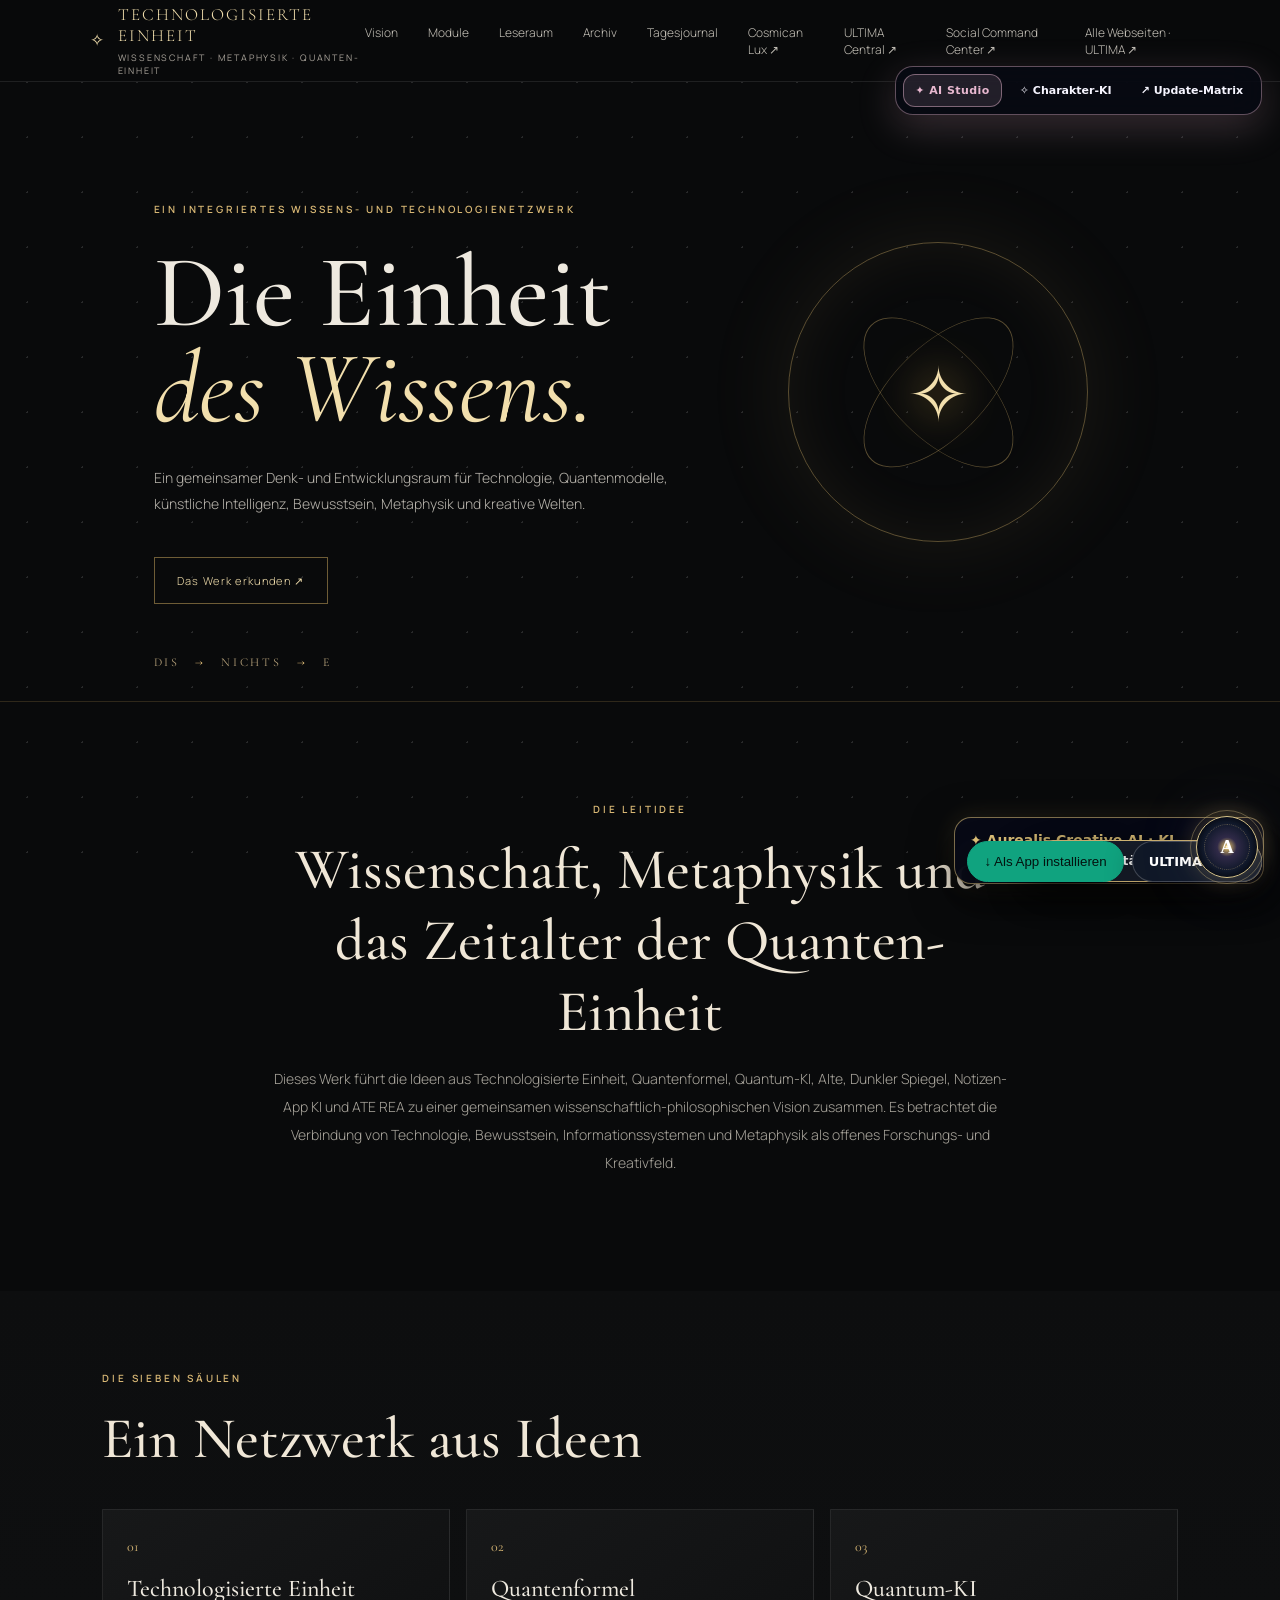
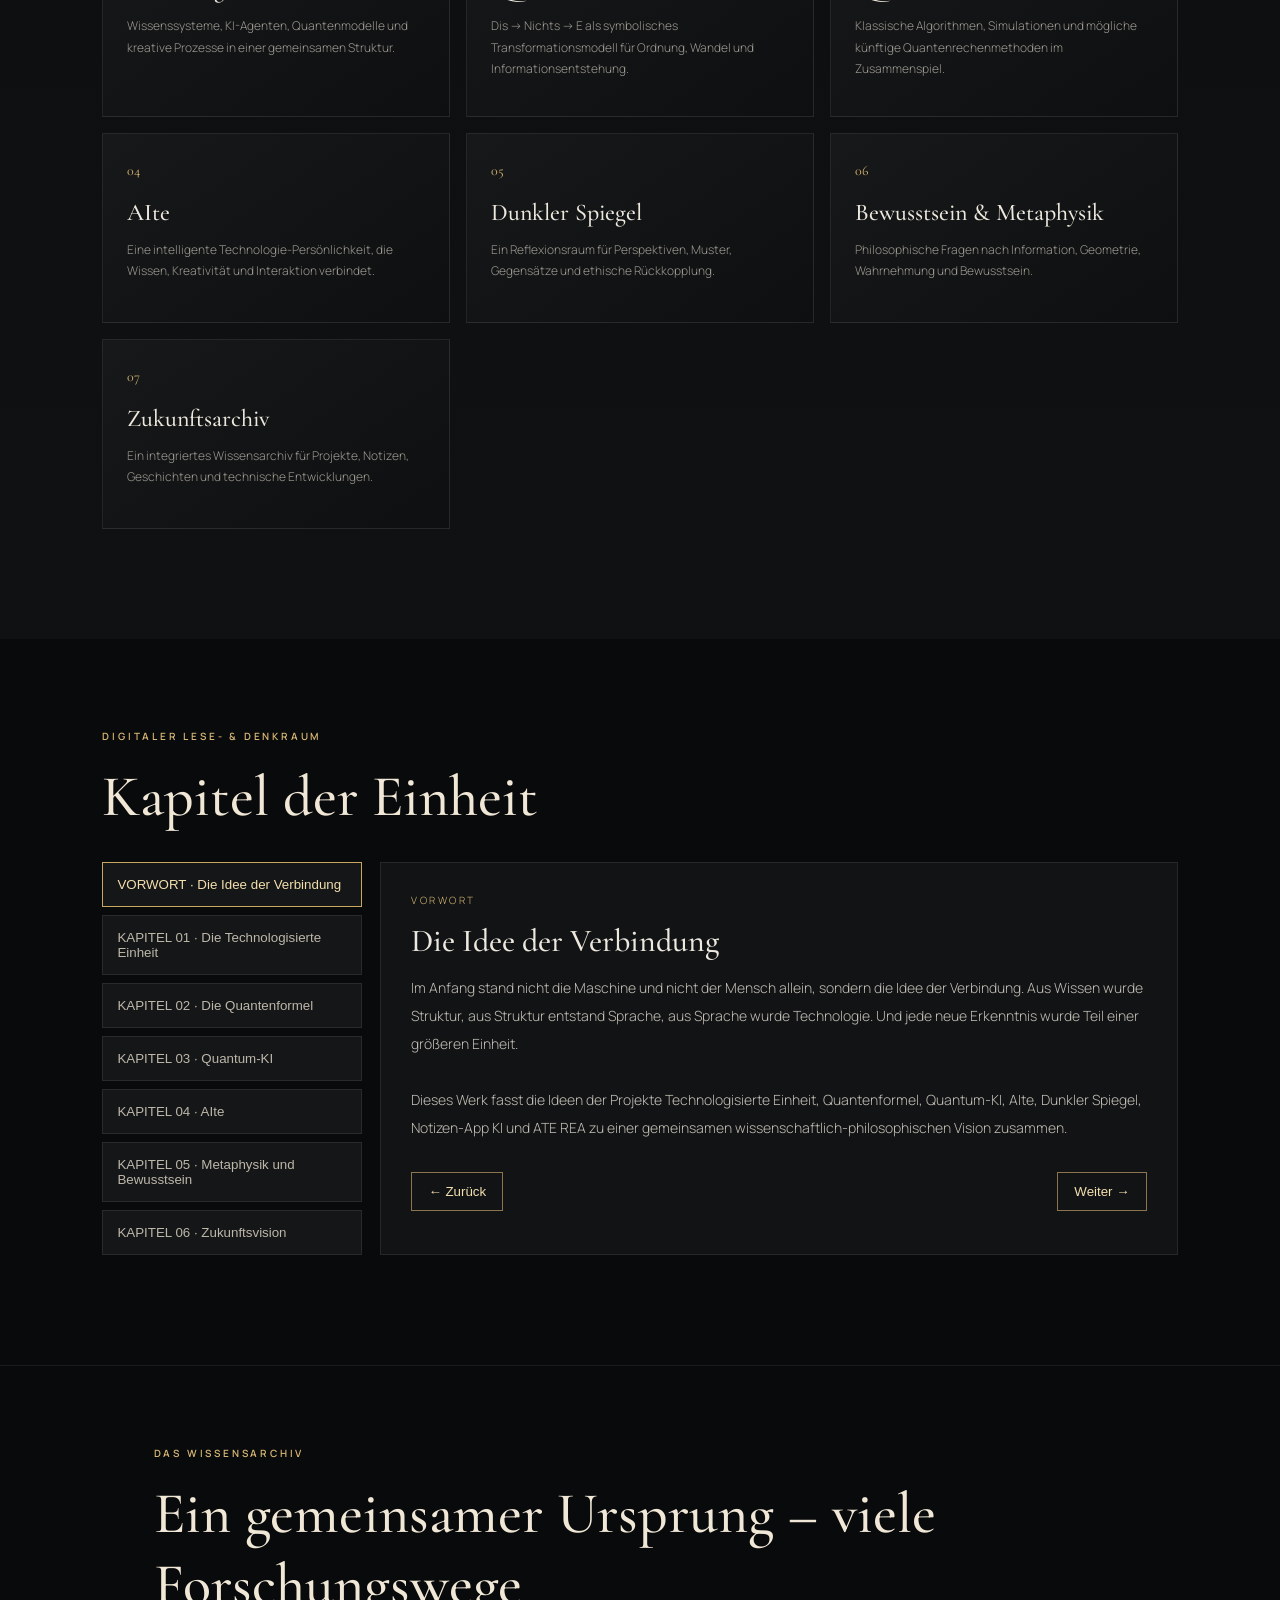
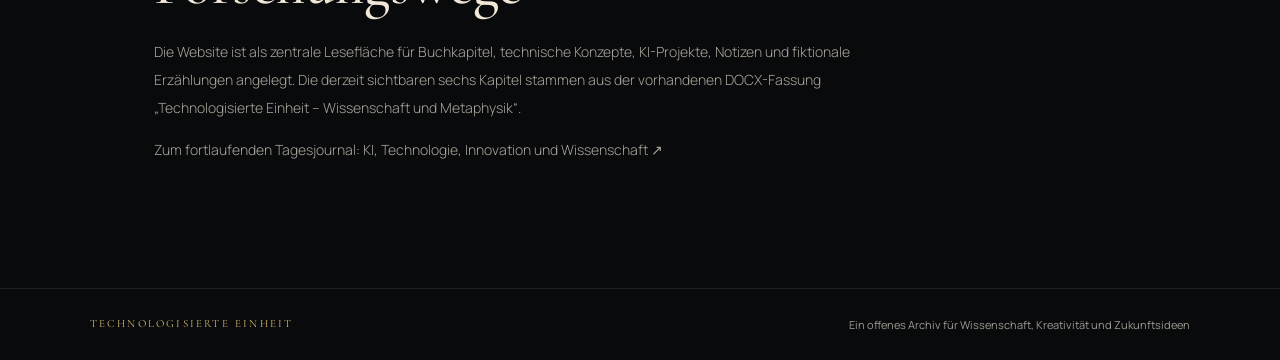
<file: index.html>
<!doctype html>
<html lang="de"><head>
<link rel="manifest" href="./unify-install.webmanifest"><meta name="mobile-web-app-capable" content="yes"><meta name="apple-mobile-web-app-capable" content="yes"><meta name="apple-mobile-web-app-title" content="Aurealis Creative AI"><meta name="theme-color" content="#101827"><meta charset="utf-8"><meta name="viewport" content="width=device-width,initial-scale=1"><meta name="theme-color" content="#090a0b"><title>TECHNOLOGISIERTE EINHEIT · Wissenschaft & Metaphysik</title><link rel="stylesheet" href="style.css"><link rel="preconnect" href="https://fonts.googleapis.com"><link href="https://fonts.googleapis.com/css2?family=Cormorant+Garamond:wght@400;500;600&family=Manrope:wght@300;400;500;600&display=swap" rel="stylesheet"></head>
<body><div class="stars"></div><header><a class="brand" href="#">✧ <span>TECHNOLOGISIERTE EINHEIT<small>WISSENSCHAFT · METAPHYSIK · QUANTEN-EINHEIT</small></span></a><nav><a href="#vision">Vision</a><a href="#module">Module</a><a href="#leseraum">Leseraum</a><a href="#archiv">Archiv</a><a href="/journal/index.html">Tagesjournal</a><a href="https://ultima-central-45ne.onrender.com/cosmican/">Cosmican Lux ↗</a><a href="https://ultima-central-45ne.onrender.com/">ULTIMA Central ↗</a><a href="https://note-ki.onrender.com/social">Social Command Center ↗</a><a href="https://ultima-central-45ne.onrender.com/">Alle Webseiten · ULTIMA ↗</a></nav></header>
<main><section class="hero"><div class="eyebrow">EIN INTEGRIERTES WISSENS- UND TECHNOLOGIENETZWERK</div><h1>Die Einheit<br><em>des Wissens.</em></h1><p>Ein gemeinsamer Denk- und Entwicklungsraum für Technologie, Quantenmodelle, künstliche Intelligenz, Bewusstsein, Metaphysik und kreative Welten.</p><a class="cta" href="#leseraum">Das Werk erkunden ↗</a><div class="orb"><span>✧</span></div><div class="formula">DIS <i>→</i> NICHTS <i>→</i> E</div></section>
<section id="vision" class="intro"><div class="eyebrow">DIE LEITIDEE</div><h2>Wissenschaft, Metaphysik und das Zeitalter der Quanten-Einheit</h2><p>Dieses Werk führt die Ideen aus Technologisierte Einheit, Quantenformel, Quantum-KI, AIte, Dunkler Spiegel, Notizen-App KI und ATE REA zu einer gemeinsamen wissenschaftlich-philosophischen Vision zusammen. Es betrachtet die Verbindung von Technologie, Bewusstsein, Informationssystemen und Metaphysik als offenes Forschungs- und Kreativfeld.</p></section>
<section id="module" class="modules"><div class="eyebrow">DIE SIEBEN SÄULEN</div><h2>Ein Netzwerk aus Ideen</h2><div class="grid">
<article><b>01</b><h3>Technologisierte Einheit</h3><p>Wissenssysteme, KI-Agenten, Quantenmodelle und kreative Prozesse in einer gemeinsamen Struktur.</p></article>
<article><b>02</b><h3>Quantenformel</h3><p>Dis → Nichts → E als symbolisches Transformationsmodell für Ordnung, Wandel und Informationsentstehung.</p></article>
<article><b>03</b><h3>Quantum-KI</h3><p>Klassische Algorithmen, Simulationen und mögliche künftige Quantenrechenmethoden im Zusammenspiel.</p></article>
<article><b>04</b><h3>AIte</h3><p>Eine intelligente Technologie-Persönlichkeit, die Wissen, Kreativität und Interaktion verbindet.</p></article>
<article><b>05</b><h3>Dunkler Spiegel</h3><p>Ein Reflexionsraum für Perspektiven, Muster, Gegensätze und ethische Rückkopplung.</p></article>
<article><b>06</b><h3>Bewusstsein & Metaphysik</h3><p>Philosophische Fragen nach Information, Geometrie, Wahrnehmung und Bewusstsein.</p></article>
<article><b>07</b><h3>Zukunftsarchiv</h3><p>Ein integriertes Wissensarchiv für Projekte, Notizen, Geschichten und technische Entwicklungen.</p></article>
</div></section>
<section id="leseraum" class="reader"><div class="eyebrow">DIGITALER LESE- & DENKRAUM</div><h2>Kapitel der Einheit</h2><div class="reader-layout"><aside id="chapters"></aside><article><div class="chapter-label" id="chapterLabel">VORWORT</div><h3 id="chapterTitle">Die Idee der Verbindung</h3><div id="chapterText" class="chapter-text"></div><div class="reader-actions"><button id="prev">← Zurück</button><button id="next">Weiter →</button></div></article></div></section>
<section id="archiv" class="archive"><div class="eyebrow">DAS WISSENSARCHIV</div><h2>Ein gemeinsamer Ursprung – viele Forschungswege</h2><p>Die Website ist als zentrale Lesefläche für Buchkapitel, technische Konzepte, KI-Projekte, Notizen und fiktionale Erzählungen angelegt. Die derzeit sichtbaren sechs Kapitel stammen aus der vorhandenen DOCX-Fassung „Technologisierte Einheit – Wissenschaft und Metaphysik“.</p><p><a href="/journal/index.html">Zum fortlaufenden Tagesjournal: KI, Technologie, Innovation und Wissenschaft ↗</a></p></section></main>
<footer>TECHNOLOGISIERTE EINHEIT <span>Ein offenes Archiv für Wissenschaft, Kreativität und Zukunftsideen</span></footer><script src="app.js"></script><script>window.AITE_CONFIG={persona:"tech",localModel:"qwen2.5:3b"};</script><script src="/static/aite/aite.js" defer></script>
<a id="ultima-central-profile-link" href="https://ultima-membership-api.onrender.com/portal" target="_blank" rel="noopener noreferrer">ULTIMA · Profil & Websites ↗</a><style>#ultima-central-profile-link{position:fixed;right:18px;bottom:18px;z-index:2147483000;padding:11px 15px;border:1px solid #e6c77b;border-radius:999px;background:linear-gradient(135deg,#302713,#111827);color:#fff0c6;font:700 13px system-ui;text-decoration:none;box-shadow:0 10px 32px #0009}#ultima-central-profile-link:hover{filter:brightness(1.2)}@media(max-width:480px){#ultima-central-profile-link{right:10px;bottom:10px;font-size:12px}}</style><script src="https://ultima-membership-api.onrender.com/membership-widget.js"></script><script>(function(){var sites={"aurealis-cyber-shield.onrender.com":["aurealis-cyber-shield","Aurealis Cyber Shield"],"technologisierte-einheit.onrender.com":["technologisierte-einheit","Technologisierte Einheit"]};var entry=sites[location.hostname];if(entry&&window.UltimaMembership)window.UltimaMembership.init({siteSlug:entry[0],brand:entry[1]});})();</script><style id="ai-tools-menu-style">#ai-tools-dock{position:fixed;right:16px;bottom:16px;z-index:99999;font:14px/1.4 system-ui,sans-serif;color:#fff}#ai-tools-dock details{width:min(310px,calc(100vw - 32px));border:1px solid #e5c77c88;border-radius:17px;background:rgba(8,10,23,.95);box-shadow:0 12px 42px #0009,0 0 24px #e5c77c22;backdrop-filter:blur(16px);overflow:hidden}#ai-tools-dock summary{list-style:none;cursor:pointer;padding:13px 15px;font-weight:750;color:#e5c77c}#ai-tools-dock summary::-webkit-details-marker{display:none}#ai-tools-dock .ai-tools-panel{padding:0 11px 11px;display:grid;grid-template-columns:1fr 1fr;gap:8px}#ai-tools-dock button{border:1px solid #e5c77c55;border-radius:10px;background:#171c2d;color:#f8faff;padding:10px 8px;text-align:left;cursor:pointer;font:inherit}#ai-tools-dock button:hover{border-color:#e5c77c;background:#222d46}#ai-tools-dock .ai-tools-note{grid-column:1/-1;color:#b9c6d8;font-size:11px;padding:3px 2px}</style><div id="ai-tools-dock"><details><summary>✦ Aurealis Creative AI · KI-Funktionen ⌄</summary><div class="ai-tools-panel"><button type="button" data-ai-action="chat">💬 Chat fokussieren</button><button type="button" data-ai-action="voice">🎙️ Diktieren</button><button type="button" data-ai-action="read">🔊 Vorlesen</button><button type="button" data-ai-action="stop">⏹ Vorlesen stoppen</button><button type="button" data-ai-action="export">📄 Verlauf exportieren</button><button type="button" data-ai-action="clear">↻ Eingabe leeren</button><div class="ai-tools-note">Werkzeuge greifen auf die vorhandene Chat-Oberfläche zu.</div></div></details></div><script id="ai-tools-menu-script">(()=>{const d=document.getElementById('ai-tools-dock');if(!d||d.dataset.ready)return;d.dataset.ready='1';const input=()=>document.querySelector('textarea:not([disabled]),input[type="text"]:not([disabled]),[contenteditable="true"]');const visible=e=>e&&(e.offsetWidth||e.offsetHeight||e.getClientRects().length);const msgs=()=>[...document.querySelectorAll('[data-message],.message,.chat-message,.bot-message,.assistant-message,.chat-bubble,[role="log"]')].filter(visible);const note=t=>{const n=d.querySelector('.ai-tools-note');if(n)n.textContent=t};d.addEventListener('click',e=>{const b=e.target.closest('[data-ai-action]');if(!b)return;const a=b.dataset.aiAction;if(a==='chat'){const x=input();if(x){x.focus();x.scrollIntoView({behavior:'smooth',block:'center'});note('Chat-Eingabe fokussiert.')}else note('Kein Chat-Eingabefeld gefunden.')}if(a==='voice'){const R=window.SpeechRecognition||window.webkitSpeechRecognition;if(!R){note('Diktieren wird nicht unterstützt.');return}const r=new R();r.lang=document.documentElement.lang||'de-DE';r.onresult=v=>{const x=input();if(x){x.value=(x.value||'')+v.results[0][0].transcript;x.dispatchEvent(new Event('input',{bubbles:true}));x.focus();note('Diktat eingefügt.')}};r.onerror=()=>note('Diktat konnte nicht gestartet werden.');r.start();note('Ich höre zu …')}if(a==='read'){const t=msgs().map(x=>x.innerText).filter(Boolean).join('\n');if(!t){note('Keine lesbaren Nachrichten gefunden.');return}if(!('speechSynthesis'in window)){note('Vorlesen nicht unterstützt.');return}speechSynthesis.cancel();speechSynthesis.speak(new SpeechSynthesisUtterance(t.slice(-12000)));note('Vorlesen gestartet.')}if(a==='stop'){if('speechSynthesis'in window)speechSynthesis.cancel();note('Vorlesen gestoppt.')}if(a==='export'){const t=msgs().map(x=>x.innerText).filter(Boolean).join('\n\n');if(!t){note('Keine Nachrichten zum Export gefunden.');return}const u=URL.createObjectURL(new Blob([t],{type:'text/plain;charset=utf-8'}));const x=document.createElement('a');x.href=u;x.download='KI-Verlauf.txt';x.click();URL.revokeObjectURL(u);note('Verlauf exportiert.')}if(a==='clear'){const x=input();if(x){x.value='';x.dispatchEvent(new Event('input',{bubbles:true}));x.focus();note('Eingabe geleert.')}else note('Kein Eingabefeld gefunden.')}})})();</script>
<style id="ai-tools-vertical-layout">#ai-tools-dock{max-height:calc(100dvh - 24px)}#ai-tools-dock details{max-height:calc(100dvh - 24px);display:flex;flex-direction:column}#ai-tools-dock .ai-tools-panel{display:flex!important;flex-direction:column!important;align-items:stretch!important;gap:8px;overflow-y:auto;overscroll-behavior:contain;min-height:0}#ai-tools-dock .ai-tools-panel button{display:block;width:100%;min-height:48px;flex:0 0 auto}#ai-tools-dock .ai-tools-note{display:block;width:100%;flex:0 0 auto}</style><nav id="ai-feature-launcher" aria-label="AUREALIS CREATIVE Zusatzfunktionen">
<a class="ai-feature-main" href="/static/ai-studio.html">✦ AI Studio</a>
<a href="https://ultima-unify-45ne.onrender.com/characters/">✧ Charakter-KI</a>
<a href="https://ultima-central-45ne.onrender.com/updates/">↗ Update-Matrix</a>
</nav>
<style>
#ai-feature-launcher{position:fixed;top:66px;right:18px;z-index:2147483000;display:flex;align-items:center;gap:7px;padding:7px;border:1px solid #e8b8d066;border-radius:18px;background:rgba(7,10,20,.76);box-shadow:0 12px 38px rgba(232,184,208,.22),0 4px 18px #0009;backdrop-filter:blur(18px);font:600 11px/1.2 Inter,system-ui,sans-serif}
#ai-feature-launcher a{color:#f6f5ff;text-decoration:none;padding:9px 11px;border-radius:12px;white-space:nowrap;transition:transform .2s ease,background .2s ease,border-color .2s ease}
#ai-feature-launcher a:hover{background:#e8b8d020;transform:translateY(-1px)}
#ai-feature-launcher .ai-feature-main{background:#e8b8d020;border:1px solid #e8b8d077;color:#e8b8d0;font-weight:800;letter-spacing:.04em}
@media(max-width:620px){#ai-feature-launcher{top:auto;bottom:14px;right:12px;left:12px;justify-content:center;gap:3px;padding:5px;border-radius:16px}#ai-feature-launcher a{font-size:10px;padding:10px 8px;flex:1;text-align:center}}
@media(prefers-reduced-motion:reduce){#ai-feature-launcher a{transition:none}}
</style>
<!-- Humanitarian contribution and Bitcoin donation widget -->
<style id="humanitarian-donation-style">
#humanitarian-donation-launch{position:fixed;right:18px;bottom:18px;z-index:2147483000;border:1px solid #d8bb78;background:#171d2a;color:#fff;border-radius:999px;padding:12px 17px;font:700 13px/1.2 system-ui,sans-serif;box-shadow:0 8px 28px #0005;cursor:pointer}
#humanitarian-donation-panel{position:fixed;right:18px;bottom:72px;z-index:2147483000;width:min(360px,calc(100vw - 36px));background:#111827;color:#f8fafc;border:1px solid #b89a5b;border-radius:16px;padding:19px;box-shadow:0 15px 45px #0008;font:14px/1.5 system-ui,sans-serif;display:none}
#humanitarian-donation-panel h3{margin:0 0 8px;font-size:18px;color:#f1d69b}
#humanitarian-donation-panel p{margin:8px 0;color:#d1d5db}
#humanitarian-donation-panel .hd-address{display:block;overflow-wrap:anywhere;background:#202b3b;border-radius:8px;padding:10px;font:12px/1.5 ui-monospace,monospace;color:#9ee7e5}
#humanitarian-donation-panel button,#humanitarian-donation-panel a{display:inline-block;margin:8px 7px 0 0;padding:9px 12px;border-radius:8px;border:1px solid #b89a5b;background:#b89a5b;color:#111827;text-decoration:none;font-weight:700;cursor:pointer}
#humanitarian-donation-panel .hd-close{background:transparent;color:#f8fafc;border-color:#596579}
</style>
<div id="humanitarian-donation-panel" role="dialog" aria-modal="false" aria-labelledby="hd-title">
<h3 id="hd-title">20 % für humanitäre Zwecke</h3>
<p>Wir sagen zu, 20 % der Einnahmen dieser Website für humanitäre Zwecke bereitzustellen. Spenden und ihre Verwendung sollen transparent dokumentiert werden.</p>
<p>Du kannst zusätzlich freiwillig direkt per Bitcoin spenden:</p>
<span class="hd-address">bc1q4q7lujkr8mcv9e7suet524uxjfwlaxm7aelq5y</span>
<a href="bitcoin:bc1q4q7lujkr8mcv9e7suet524uxjfwlaxm7aelq5y" aria-label="Bitcoin-Spende senden">Mit Bitcoin spenden</a>
<button type="button" id="hd-copy">Adresse kopieren</button>
<a href="https://mempool.space/address/bc1q4q7lujkr8mcv9e7suet524uxjfwlaxm7aelq5y" target="_blank" rel="noopener noreferrer">Transaktionen ansehen</a>
<button type="button" class="hd-close" id="hd-close">Schließen</button>
<p style="font-size:11px;color:#9ca3af">Die Bitcoin-Adresse ist die vom Website-Betreiber angegebene Spendenadresse. Eine Zahlung wird nicht automatisch ausgelöst. Empfänger und Belege der humanitären Mittelverwendung müssen separat offengelegt werden.</p>
</div>
<button id="humanitarian-donation-launch" type="button">♥ Humanitär helfen · 20 %</button>
<script id="humanitarian-donation-script">
(()=>{if(window.__humanitarianDonationInstalled)return;window.__humanitarianDonationInstalled=true;
const panel=document.getElementById("humanitarian-donation-panel"),launch=document.getElementById("humanitarian-donation-launch");
if(!panel||!launch)return;launch.addEventListener("click",()=>{panel.style.display=panel.style.display==="block"?"none":"block"});
document.getElementById("hd-close")?.addEventListener("click",()=>panel.style.display="none");
document.getElementById("hd-copy")?.addEventListener("click",async()=>{const a="bc1q4q7lujkr8mcv9e7suet524uxjfwlaxm7aelq5y";try{await navigator.clipboard.writeText(a);document.getElementById("hd-copy").textContent="Kopiert ✓"}catch(e){const t=document.createElement("textarea");t.value=a;document.body.appendChild(t);t.select();try{document.execCommand("copy");document.getElementById("hd-copy").textContent="Kopiert ✓"}catch(_){}t.remove()}});
})();
</script>

<script defer src="https://astralis-game-engine.onrender.com/aurealis-vision.js"></script><script>(()=>{if(window.__unifyPwaInit)return;window.__unifyPwaInit=true;const ios=/iphone|ipad|ipod/i.test(navigator.userAgent)&&!window.MSStream,standalone=matchMedia('(display-mode:standalone)').matches||navigator.standalone===true;if(standalone)return;let deferred=null;addEventListener('beforeinstallprompt',e=>{e.preventDefault();deferred=e});const box=document.createElement('div');box.id='unify-pwa-tools';box.style.cssText='position:fixed;z-index:2147483000;right:18px;bottom:18px;display:flex;gap:8px;font:600 13px system-ui';const css=document.createElement('style');css.textContent='#unify-pwa-tools a,#unify-pwa-tools button{border:1px solid #ffffff35;border-radius:999px;padding:12px 16px;background:#101827;color:white;text-decoration:none;box-shadow:0 8px 30px #0005;cursor:pointer}#unify-pwa-tools button{background:#10a37f;color:#04130f;border-color:#10a37f}#unify-pwa-help{position:fixed;z-index:2147483001;right:16px;bottom:82px;max-width:390px;padding:18px;border:1px solid #ffffff30;border-radius:16px;background:#171c27;color:#fff;box-shadow:0 12px 40px #0008;font:14px/1.5 system-ui}#unify-pwa-help button{float:right;background:none;color:white;border:0;font-size:20px}';document.head.append(css);const b=document.createElement('button');b.textContent=ios?'＋ Zum Home-Bildschirm':'↓ Als App installieren';b.onclick=async()=>{if(deferred){deferred.prompt();await deferred.userChoice;deferred=null;return}const h=document.createElement('div');h.id='unify-pwa-help';h.innerHTML='<button aria-label="Schließen">×</button><b>Website als App installieren</b><p>'+(ios?'In Safari auf „Teilen“ tippen und „Zum Home-Bildschirm“ wählen.':'Im Browsermenü „Installieren“ oder „App installieren“ wählen.')+'</p>';h.querySelector('button').onclick=()=>h.remove();document.body.append(h)};const a=document.createElement('a');a.href='https://ultima-central-bt56.onrender.com';a.textContent='ULTIMA Unify';a.target='_blank';a.rel='noopener';box.append(b,a);document.body.append(box)})();</script>
</body></html>
</file>
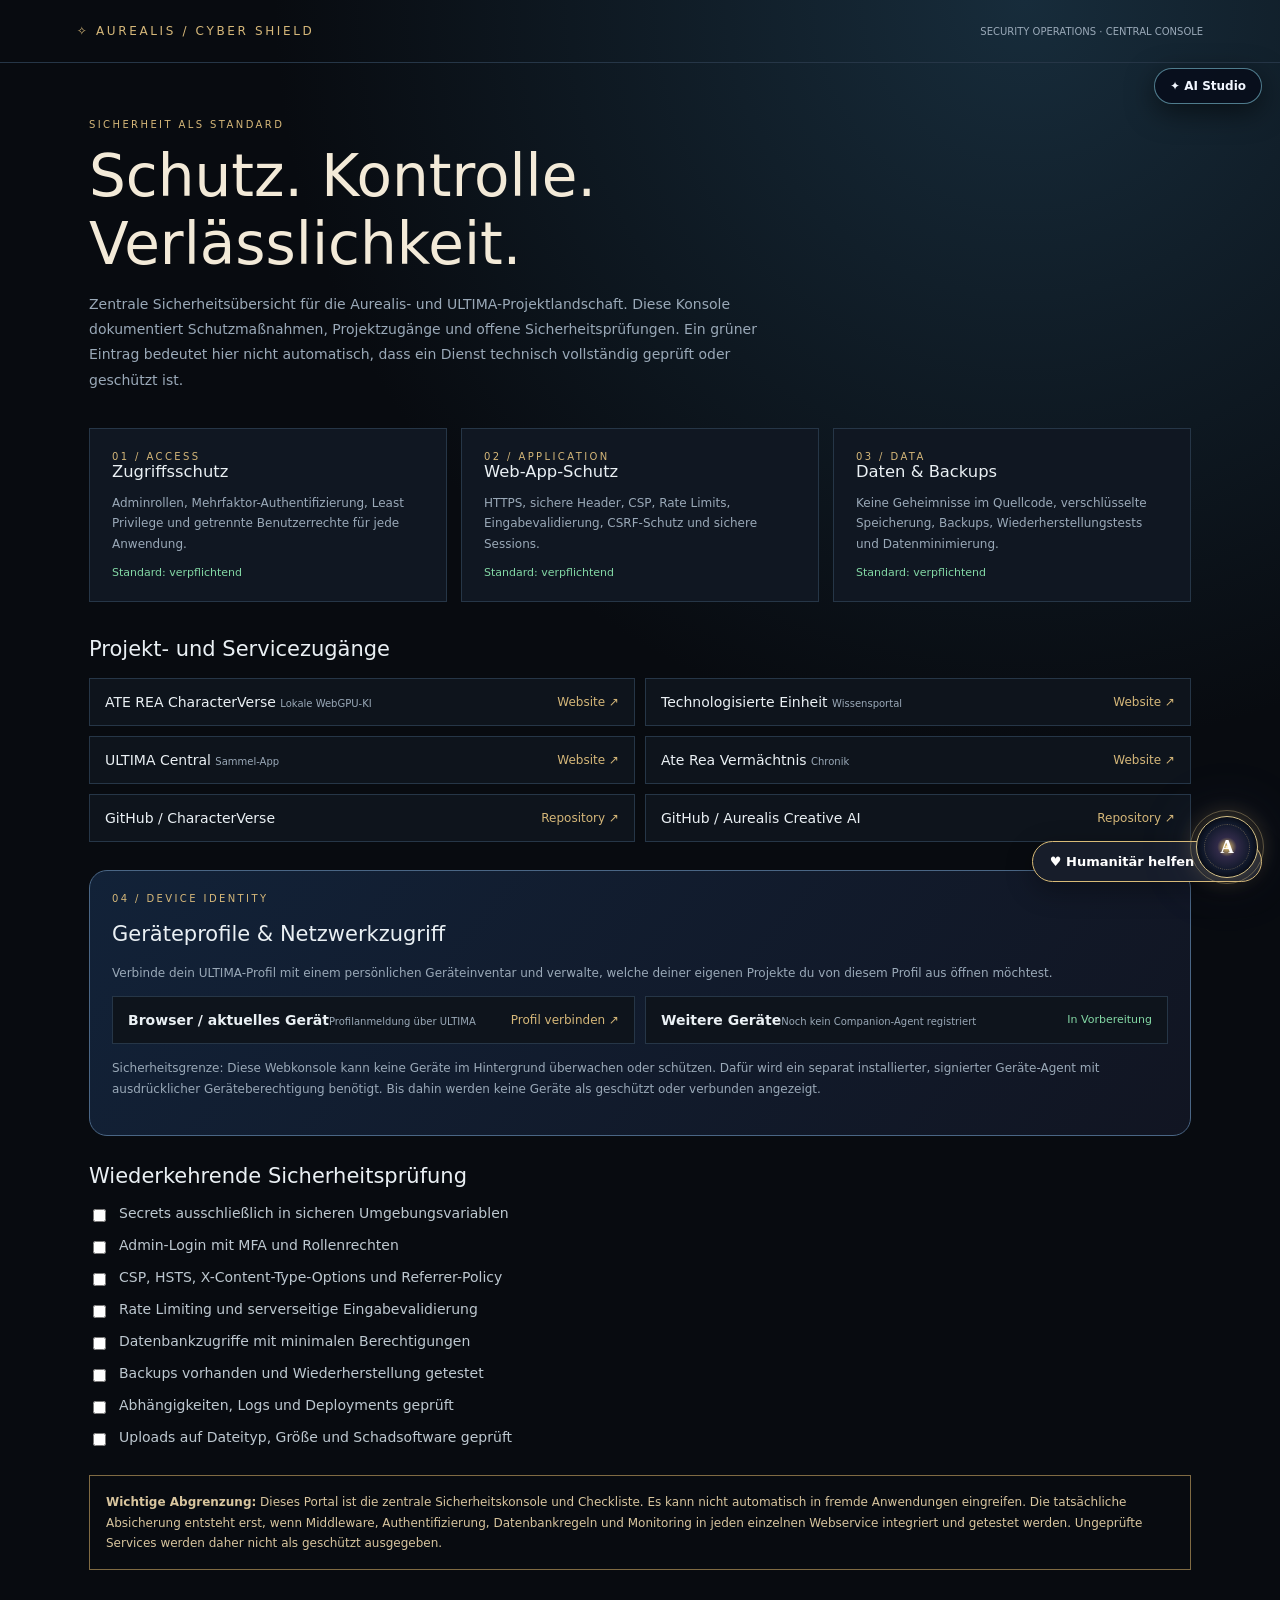
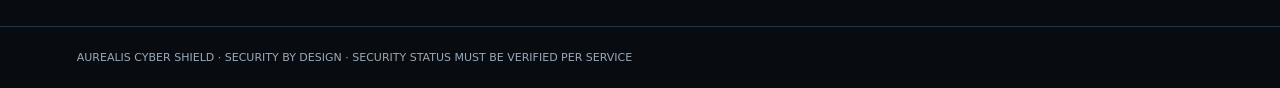
<file: cyber-shield/index.html>
<!doctype html><html lang="de"><head><meta charset="utf-8"><meta name="viewport" content="width=device-width,initial-scale=1"><meta name="theme-color" content="#080b10"><title>AUREALIS CYBER SHIELD</title><style>
:root{--bg:#080b10;--panel:#101722;--line:#263647;--gold:#d5b779;--green:#83d8a5;--muted:#9aa9b8}*{box-sizing:border-box}body{margin:0;background:radial-gradient(circle at 80% 0,#172c3b,transparent 38%),var(--bg);color:#eaf0f4;font:14px system-ui}header{padding:24px 6vw;border-bottom:1px solid var(--line);display:flex;justify-content:space-between;align-items:center}h1,h2,h3{font-weight:500}h1{font-size:clamp(32px,5vw,58px);margin:12px 0;color:#f3ead8}.brand{letter-spacing:.22em;color:var(--gold);font-size:12px}main{max-width:1150px;margin:auto;padding:56px 24px}.eyebrow{font-size:10px;letter-spacing:.24em;color:var(--gold)}.lead{max-width:700px;color:var(--muted);line-height:1.8}.grid{display:grid;grid-template-columns:repeat(3,1fr);gap:14px;margin:35px 0}.card{background:var(--panel);border:1px solid var(--line);padding:22px}.card h3{margin:0 0 8px}.card p{color:var(--muted);line-height:1.7;font-size:12px}.state{color:var(--green);font-size:11px}.items{display:grid;grid-template-columns:repeat(2,1fr);gap:10px}.item{border:1px solid var(--line);padding:15px;background:#0e141c;display:flex;justify-content:space-between;gap:10px;align-items:center}.item a{color:var(--gold);text-decoration:none;font-size:12px}.tag{font-size:10px;color:var(--muted)}.check{display:flex;gap:10px;align-items:start;margin:12px 0;color:#bdc8d0}.check input{accent-color:#d5b779;margin-top:4px}.notice{border:1px solid #806b43;padding:16px;color:#d8c59e;line-height:1.7;margin-top:26px;font-size:12px}footer{padding:24px 6vw;color:var(--muted);border-top:1px solid var(--line);font-size:11px}@media(max-width:700px){.grid,.items{grid-template-columns:1fr}header{padding:20px}}
</style></head><body><header><div class="brand">✧ AUREALIS / CYBER SHIELD</div><div class="tag">SECURITY OPERATIONS · CENTRAL CONSOLE</div></header><main><div class="eyebrow">SICHERHEIT ALS STANDARD</div><h1>Schutz. Kontrolle.<br>Verlässlichkeit.</h1><p class="lead">Zentrale Sicherheitsübersicht für die Aurealis- und ULTIMA-Projektlandschaft. Diese Konsole dokumentiert Schutzmaßnahmen, Projektzugänge und offene Sicherheitsprüfungen. Ein grüner Eintrag bedeutet hier nicht automatisch, dass ein Dienst technisch vollständig geprüft oder geschützt ist.</p><div class="grid"><article class="card"><div class="eyebrow">01 / ACCESS</div><h3>Zugriffsschutz</h3><p>Adminrollen, Mehrfaktor-Authentifizierung, Least Privilege und getrennte Benutzerrechte für jede Anwendung.</p><div class="state">Standard: verpflichtend</div></article><article class="card"><div class="eyebrow">02 / APPLICATION</div><h3>Web-App-Schutz</h3><p>HTTPS, sichere Header, CSP, Rate Limits, Eingabevalidierung, CSRF-Schutz und sichere Sessions.</p><div class="state">Standard: verpflichtend</div></article><article class="card"><div class="eyebrow">03 / DATA</div><h3>Daten & Backups</h3><p>Keine Geheimnisse im Quellcode, verschlüsselte Speicherung, Backups, Wiederherstellungstests und Datenminimierung.</p><div class="state">Standard: verpflichtend</div></article></div>
<h2>Projekt- und Servicezugänge</h2><div class="items">
<div class="item"><span>ATE REA CharacterVerse <small class="tag">Lokale WebGPU-KI</small></span><a href="https://ate-rea-characterverse.onrender.com">Website ↗</a></div>
<div class="item"><span>Technologisierte Einheit <small class="tag">Wissensportal</small></span><a href="https://technologisierte-einheit.onrender.com">Website ↗</a></div>
<div class="item"><span>ULTIMA Central <small class="tag">Sammel-App</small></span><a href="https://ultima-central-45ne.onrender.com">Website ↗</a></div>
<div class="item"><span>Ate Rea Vermächtnis <small class="tag">Chronik</small></span><a href="https://ate-rea-vermachtnis.onrender.com">Website ↗</a></div>
<div class="item"><span>GitHub / CharacterVerse</span><a href="https://github.com/gaussa72-boop/ate-rea-characterverse">Repository ↗</a></div>
<div class="item"><span>GitHub / Aurealis Creative AI</span><a href="https://github.com/gaussa72-boop/Aurealis-Creative-AI">Repository ↗</a></div>
</div>
<section class="card" style="margin:28px 0;border-radius:18px;background:linear-gradient(130deg,#122238,#111522);border-color:#4a6685">
<div class="eyebrow">04 / DEVICE IDENTITY</div><h2>Geräteprofile & Netzwerkzugriff</h2>
<p>Verbinde dein ULTIMA-Profil mit einem persönlichen Geräteinventar und verwalte, welche deiner eigenen Projekte du von diesem Profil aus öffnen möchtest.</p>
<div class="items">
<div class="item"><span><b>Browser / aktuelles Gerät</b><small class="tag">Profilanmeldung über ULTIMA</small></span><a href="https://ultima-membership-api.onrender.com/portal" target="_blank" rel="noopener noreferrer">Profil verbinden ↗</a></div>
<div class="item"><span><b>Weitere Geräte</b><small class="tag">Noch kein Companion-Agent registriert</small></span><span class="state">In Vorbereitung</span></div>
</div>
<p class="tag" style="line-height:1.8;margin-top:14px">Sicherheitsgrenze: Diese Webkonsole kann keine Geräte im Hintergrund überwachen oder schützen. Dafür wird ein separat installierter, signierter Geräte-Agent mit ausdrücklicher Geräteberechtigung benötigt. Bis dahin werden keine Geräte als geschützt oder verbunden angezeigt.</p>
</section>
<h2>Wiederkehrende Sicherheitsprüfung</h2><div id="checks">
<label class="check"><input type="checkbox"> Secrets ausschließlich in sicheren Umgebungsvariablen</label>
<label class="check"><input type="checkbox"> Admin-Login mit MFA und Rollenrechten</label>
<label class="check"><input type="checkbox"> CSP, HSTS, X-Content-Type-Options und Referrer-Policy</label>
<label class="check"><input type="checkbox"> Rate Limiting und serverseitige Eingabevalidierung</label>
<label class="check"><input type="checkbox"> Datenbankzugriffe mit minimalen Berechtigungen</label>
<label class="check"><input type="checkbox"> Backups vorhanden und Wiederherstellung getestet</label>
<label class="check"><input type="checkbox"> Abhängigkeiten, Logs und Deployments geprüft</label>
<label class="check"><input type="checkbox"> Uploads auf Dateityp, Größe und Schadsoftware geprüft</label>
</div>
<div class="notice"><strong>Wichtige Abgrenzung:</strong> Dieses Portal ist die zentrale Sicherheitskonsole und Checkliste. Es kann nicht automatisch in fremde Anwendungen eingreifen. Die tatsächliche Absicherung entsteht erst, wenn Middleware, Authentifizierung, Datenbankregeln und Monitoring in jeden einzelnen Webservice integriert und getestet werden. Ungeprüfte Services werden daher nicht als geschützt ausgegeben.</div></main><footer>AUREALIS CYBER SHIELD · SECURITY BY DESIGN · SECURITY STATUS MUST BE VERIFIED PER SERVICE</footer><script>window.AITE_CONFIG={persona:"tech",localModel:"qwen3.5:4b"};</script><script src="/static/aite/aite.js" defer></script>
<a id="project-ai-studio-link" href="/ai-studio.html">✦ AI Studio</a><style>#project-ai-studio-link{position:fixed;top:68px;right:18px;z-index:2147483000;padding:10px 15px;border:1px solid #8fdcf088;border-radius:999px;background:rgba(8,14,28,.94);color:#f2f7ff;font:700 12px system-ui;text-decoration:none;box-shadow:0 8px 28px #0008}</style><style id="humanitarian-donation-style">#humanitarian-donation-launch{position:fixed;right:18px;bottom:18px;z-index:2147483000;border:1px solid #d8bb78;background:#171d2a;color:#fff;border-radius:999px;padding:12px 17px;font:700 13px system-ui;box-shadow:0 8px 28px #0005;cursor:pointer}#humanitarian-donation-panel{position:fixed;right:18px;bottom:72px;z-index:2147483000;width:min(360px,calc(100vw - 36px));background:#111827;color:#f8fafc;border:1px solid #b89a5b;border-radius:16px;padding:19px;box-shadow:0 15px 45px #0008;font:14px/1.5 system-ui;display:none}#humanitarian-donation-panel h3{margin:0 0 8px;color:#f1d69b}#humanitarian-donation-panel p{margin:8px 0;color:#d1d5db}#humanitarian-donation-panel .hd-address{display:block;overflow-wrap:anywhere;background:#202b3b;border-radius:8px;padding:10px;font:12px/1.5 monospace;color:#9ee7e5}#humanitarian-donation-panel button,#humanitarian-donation-panel a{display:inline-block;margin:8px 7px 0 0;padding:9px 12px;border-radius:8px;border:1px solid #b89a5b;background:#b89a5b;color:#111827;text-decoration:none;font-weight:700;cursor:pointer}#humanitarian-donation-panel .hd-close{background:transparent;color:#fff}</style><div id="humanitarian-donation-panel" role="dialog"><h3>20 % für humanitäre Zwecke</h3><p>Wir sagen zu, 20 % der Einnahmen dieser Website für humanitäre Zwecke bereitzustellen. Spenden und ihre Verwendung sollen transparent dokumentiert werden.</p><p>Freiwillige Bitcoin-Spende:</p><span class="hd-address">bc1q4q7lujkr8mcv9e7suet524uxjfwlaxm7aelq5y</span><a href="bitcoin:bc1q4q7lujkr8mcv9e7suet524uxjfwlaxm7aelq5y">Mit Bitcoin spenden</a><button id="hd-copy" type="button">Adresse kopieren</button><a href="https://mempool.space/address/bc1q4q7lujkr8mcv9e7suet524uxjfwlaxm7aelq5y" target="_blank" rel="noopener">Transaktionen ansehen</a><button class="hd-close" id="hd-close" type="button">Schließen</button><p style="font-size:11px;color:#9ca3af">Die Adresse wurde vom Website-Betreiber angegeben. Eine Zahlung wird nicht automatisch ausgelöst. Empfänger und Belege der humanitären Mittelverwendung müssen separat offengelegt werden.</p></div><button id="humanitarian-donation-launch" type="button">♥ Humanitär helfen · 20 %</button><script id="humanitarian-donation-script">(()=>{if(window.__humanitarianDonationInstalled)return;window.__humanitarianDonationInstalled=true;const p=document.getElementById("humanitarian-donation-panel"),b=document.getElementById("humanitarian-donation-launch");if(!p||!b)return;b.addEventListener("click",()=>p.style.display=p.style.display==="block"?"none":"block");document.getElementById("hd-close")?.addEventListener("click",()=>p.style.display="none");document.getElementById("hd-copy")?.addEventListener("click",async()=>{const a="bc1q4q7lujkr8mcv9e7suet524uxjfwlaxm7aelq5y";try{await navigator.clipboard.writeText(a);document.getElementById("hd-copy").textContent="Kopiert ✓"}catch(e){const t=document.createElement("textarea");t.value=a;document.body.appendChild(t);t.select();try{document.execCommand("copy")}catch(_){}t.remove()}})})();</script></body></html>
</file>
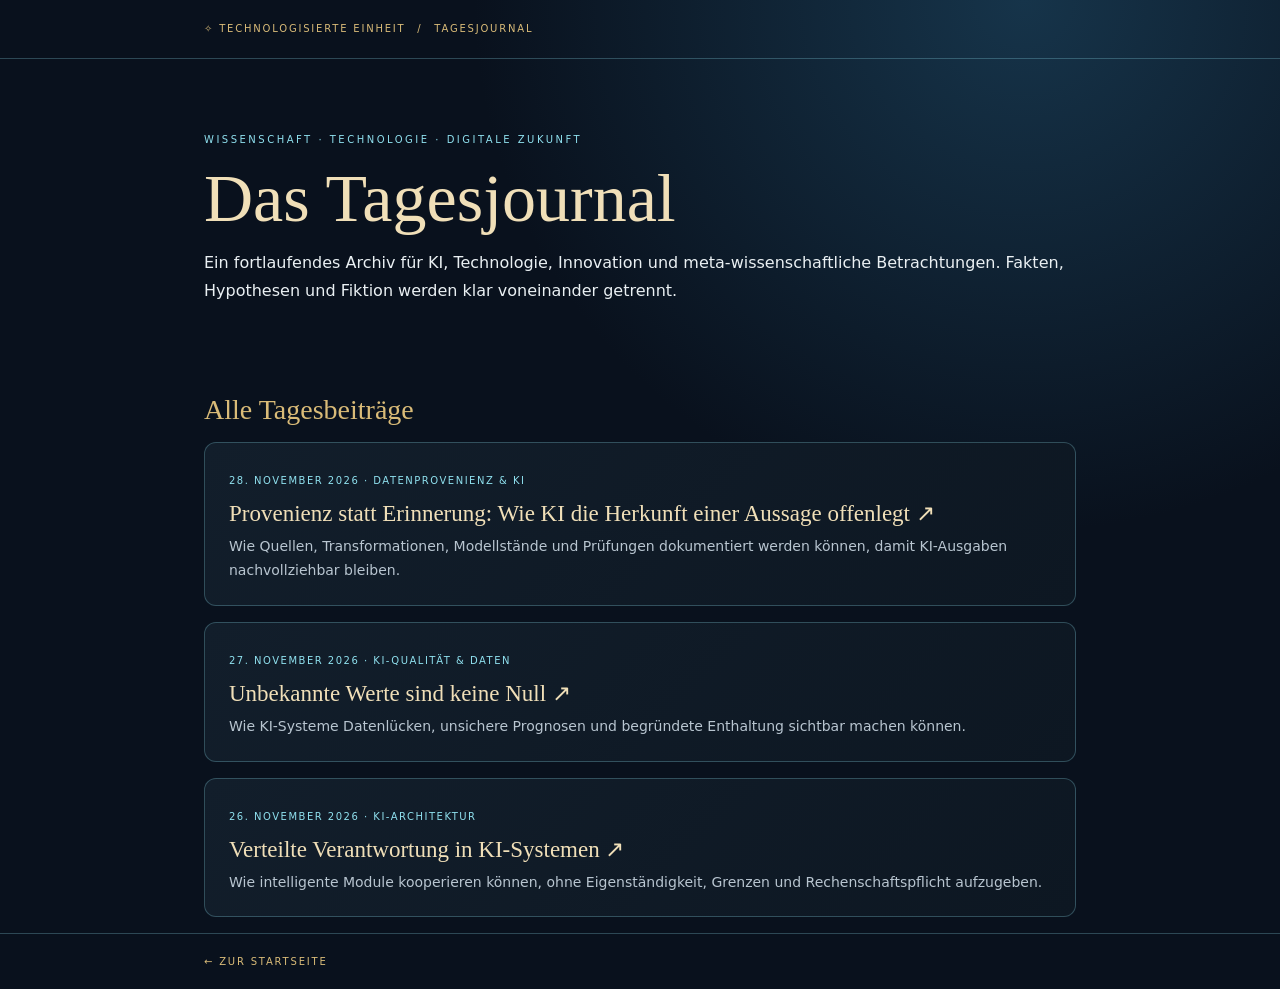
<file: journal/index.html>
<!doctype html>
<html lang="de"><head><meta charset="utf-8"><meta name="viewport" content="width=device-width,initial-scale=1"><meta name="theme-color" content="#09111d"><title>Tagesjournal | Technologisierte Einheit</title>
<style>:root{--bg:#09111d;--gold:#d9bb78;--ice:#8fe0ee;--line:#8fe0ee44}*{box-sizing:border-box}body{margin:0;background:radial-gradient(ellipse at 80% 0%,#16344a 0,transparent 38%),#09111d;color:#eaf0f3;font:16px/1.7 system-ui,sans-serif}.wrap{max-width:920px;margin:auto;padding:0 24px}header,footer{padding:22px 0;border-bottom:1px solid var(--line);font:10px system-ui,sans-serif;letter-spacing:.18em;text-transform:uppercase;color:var(--gold)}header a,footer a{color:var(--gold);text-decoration:none}.hero{padding:72px 0 40px}.eyebrow{font-size:10px;letter-spacing:.25em;color:var(--ice)}h1{font:500 clamp(40px,7vw,68px)/1.02 Georgia,serif;color:#f0dfb8;margin:16px 0}h2{font:500 28px Georgia,serif;color:var(--gold);margin:34px 0 12px}.entry{padding:22px 24px;margin:16px 0;border:1px solid var(--line);border-radius:12px;background:linear-gradient(135deg,#121e2b,#0d1722)}.entry time{font:10px system-ui,sans-serif;letter-spacing:.15em;color:var(--ice)}.entry a{display:block;margin:8px 0;font:23px Georgia,serif;color:#f0dfb8;text-decoration:none}.entry p{margin:0;color:#b8c5d0;font-size:14px}footer{border-top:1px solid var(--line);border-bottom:0}@media(max-width:600px){.wrap{padding:0 18px}.hero{padding:55px 0 30px}.entry{padding:18px}}</style></head>
<body><header><div class="wrap"><a href="/">✧ Technologisierte Einheit</a>　/　Tagesjournal</div></header><main class="wrap">
<section class="hero"><div class="eyebrow">WISSENSCHAFT · TECHNOLOGIE · DIGITALE ZUKUNFT</div><h1>Das Tagesjournal</h1><p>Ein fortlaufendes Archiv für KI, Technologie, Innovation und meta-wissenschaftliche Betrachtungen. Fakten, Hypothesen und Fiktion werden klar voneinander getrennt.</p></section>
<section><h2>Alle Tagesbeiträge</h2><article class="entry"><time datetime="2026-11-28">28. NOVEMBER 2026 · DATENPROVENIENZ & KI</time><a href="/journal/2026-11-28-provenienz-statt-erinnerung-ki.html">Provenienz statt Erinnerung: Wie KI die Herkunft einer Aussage offenlegt ↗</a><p>Wie Quellen, Transformationen, Modellstände und Prüfungen dokumentiert werden können, damit KI-Ausgaben nachvollziehbar bleiben.</p></article><article class="entry"><time datetime="2026-11-27">27. NOVEMBER 2026 · KI-QUALITÄT & DATEN</time><a href="/journal/2026-11-27-unbekannte-werte-sind-keine-null.html">Unbekannte Werte sind keine Null ↗</a><p>Wie KI-Systeme Datenlücken, unsichere Prognosen und begründete Enthaltung sichtbar machen können.</p></article><article class="entry"><time datetime="2026-11-26">26. NOVEMBER 2026 · KI-ARCHITEKTUR</time><a href="/journal/2026-11-26-verteilte-verantwortung-in-ki-systemen.html">Verteilte Verantwortung in KI-Systemen ↗</a><p>Wie intelligente Module kooperieren können, ohne Eigenständigkeit, Grenzen und Rechenschaftspflicht aufzugeben.</p></article></section>
</main><footer><div class="wrap"><a href="/">← Zur Startseite</a></div></footer></body></html>
</file>
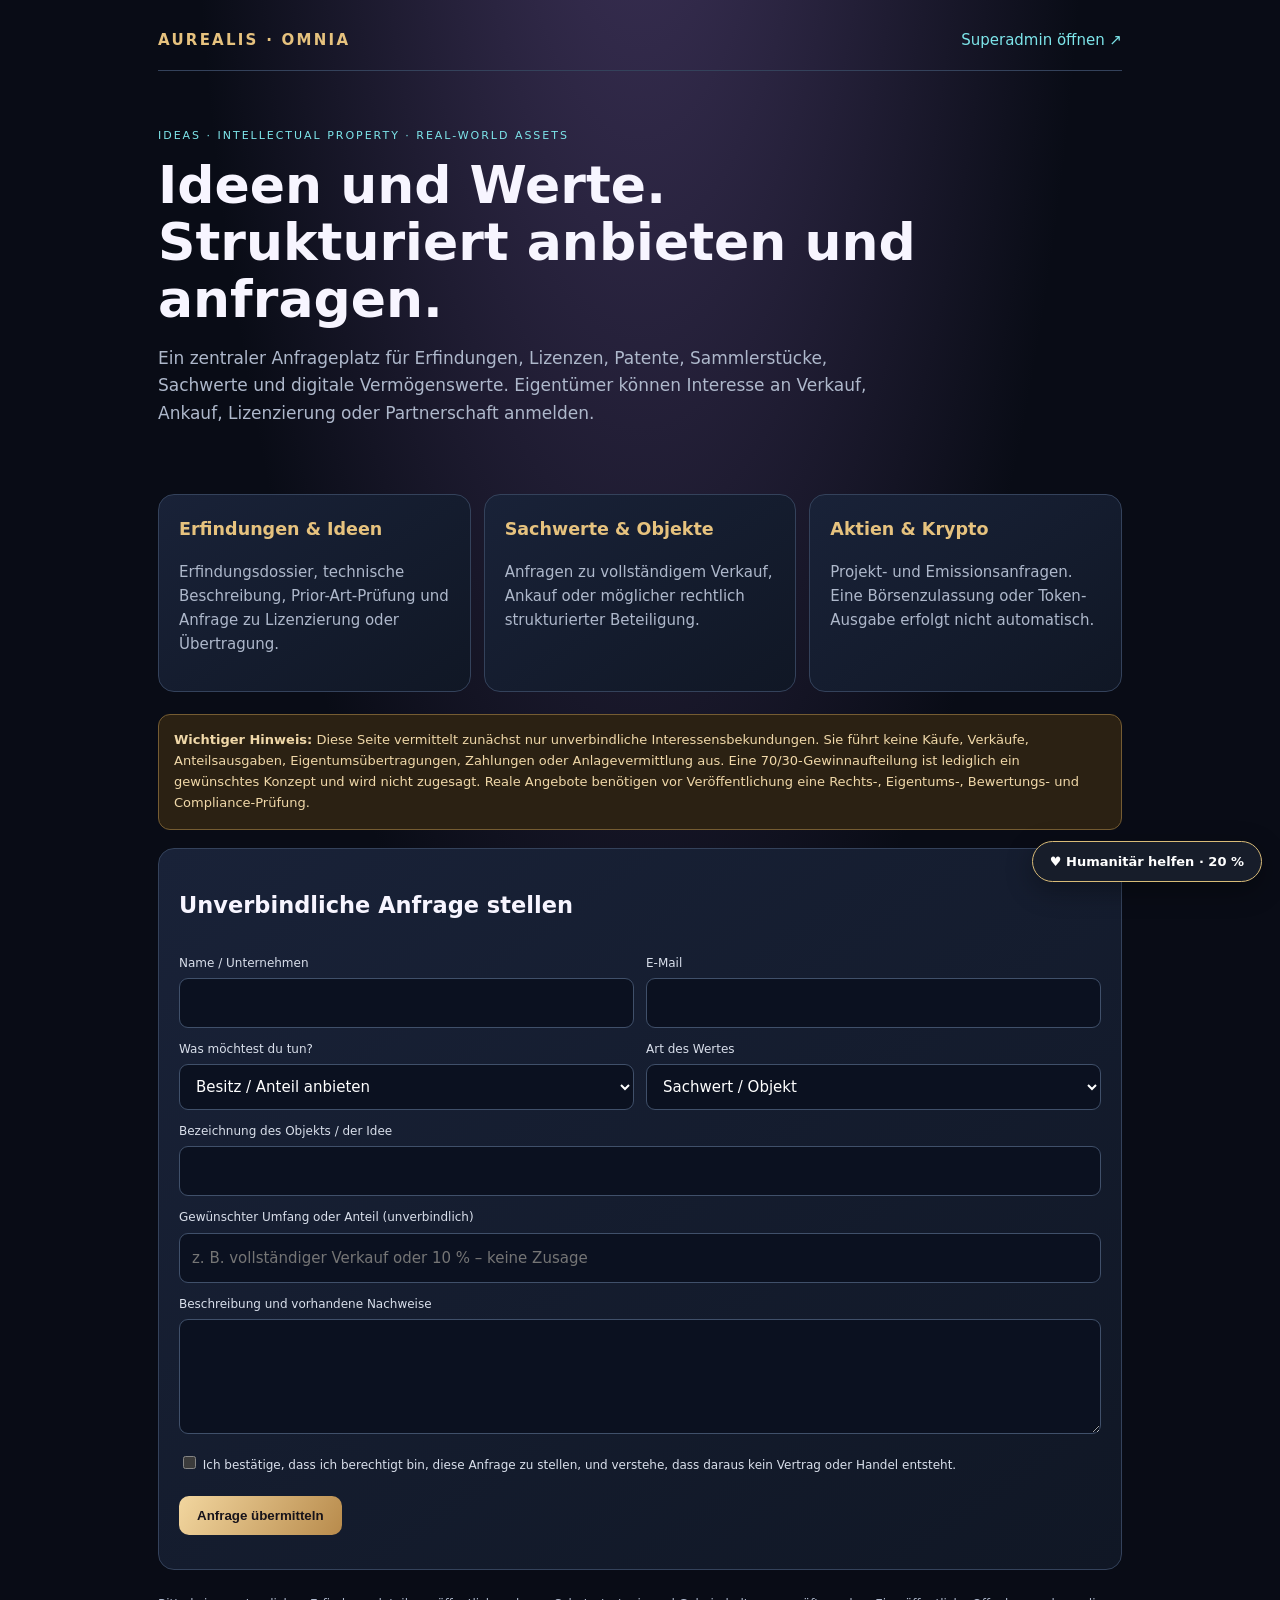
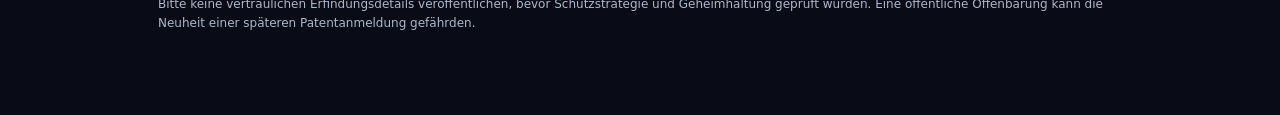
<file: frontend/marketplace.html>
<!doctype html><html lang="de"><head><meta charset="utf-8"><meta name="viewport" content="width=device-width,initial-scale=1"><title>AUREALIS IP & ASSET EXCHANGE</title><style>
:root{color-scheme:dark;--bg:#090c16;--panel:#151c2b;--line:#34425b;--gold:#e6c27e;--cyan:#7de5ea;--muted:#aeb8cb}*{box-sizing:border-box}body{margin:0;background:radial-gradient(ellipse at 50% -20%,#40345c,transparent 50%),var(--bg);color:#f7f5ff;font:15px/1.6 Inter,system-ui,sans-serif}.wrap{max-width:1000px;margin:auto;padding:28px 18px 70px}.top{display:flex;justify-content:space-between;align-items:center;gap:12px;border-bottom:1px solid var(--line);padding-bottom:18px}.brand{font-weight:900;letter-spacing:.15em;color:var(--gold)}a{color:var(--cyan);text-decoration:none}.hero{padding:56px 0 28px}.eyebrow{font-size:11px;letter-spacing:.18em;color:var(--cyan)}h1{font-size:clamp(30px,6vw,52px);line-height:1.1;margin:12px 0}.hero p{max-width:760px;color:var(--muted);font-size:17px}.grid{display:grid;grid-template-columns:repeat(auto-fit,minmax(220px,1fr));gap:13px;margin:22px 0}.card,.form{background:linear-gradient(145deg,#192238,#101725);border:1px solid var(--line);border-radius:16px;padding:20px}.card h3{margin-top:0;color:var(--gold)}.muted{color:var(--muted)}label{display:block;font-size:12px;color:#d9dfeb;margin:12px 0 5px}input,select,textarea{width:100%;background:#0b1120;border:1px solid #40506a;border-radius:9px;padding:12px;color:white;font:inherit}textarea{min-height:115px}.row{display:grid;grid-template-columns:1fr 1fr;gap:12px}button{background:linear-gradient(120deg,#f2d69f,#b88b4c);color:#17131a;border:0;border-radius:10px;padding:12px 18px;font-weight:800;cursor:pointer;margin-top:16px}.warning{padding:15px;border:1px solid #755c32;background:#2b2113;border-radius:12px;color:#f0d8a9;margin:18px 0;font-size:13px}.status{margin-top:14px;white-space:pre-wrap;color:var(--cyan)}@media(max-width:600px){.row{grid-template-columns:1fr}.hero{padding-top:36px}}
</style></head><body><main class="wrap"><header class="top"><div class="brand">AUREALIS · OMNIA</div><a href="/">Superadmin öffnen ↗</a></header>
<section class="hero"><div class="eyebrow">IDEAS · INTELLECTUAL PROPERTY · REAL-WORLD ASSETS</div><h1>Ideen und Werte.<br>Strukturiert anbieten und anfragen.</h1><p>Ein zentraler Anfrageplatz für Erfindungen, Lizenzen, Patente, Sammlerstücke, Sachwerte und digitale Vermögenswerte. Eigentümer können Interesse an Verkauf, Ankauf, Lizenzierung oder Partnerschaft anmelden.</p></section>
<div class="grid"><article class="card"><h3>Erfindungen & Ideen</h3><p class="muted">Erfindungsdossier, technische Beschreibung, Prior-Art-Prüfung und Anfrage zu Lizenzierung oder Übertragung.</p></article><article class="card"><h3>Sachwerte & Objekte</h3><p class="muted">Anfragen zu vollständigem Verkauf, Ankauf oder möglicher rechtlich strukturierter Beteiligung.</p></article><article class="card"><h3>Aktien & Krypto</h3><p class="muted">Projekt- und Emissionsanfragen. Eine Börsenzulassung oder Token-Ausgabe erfolgt nicht automatisch.</p></article></div>
<div class="warning"><b>Wichtiger Hinweis:</b> Diese Seite vermittelt zunächst nur unverbindliche Interessensbekundungen. Sie führt keine Käufe, Verkäufe, Anteilsausgaben, Eigentumsübertragungen, Zahlungen oder Anlagevermittlung aus. Eine 70/30-Gewinnaufteilung ist lediglich ein gewünschtes Konzept und wird nicht zugesagt. Reale Angebote benötigen vor Veröffentlichung eine Rechts-, Eigentums-, Bewertungs- und Compliance-Prüfung.</div>
<form class="form" id="form"><h2>Unverbindliche Anfrage stellen</h2><div class="row"><div><label>Name / Unternehmen</label><input name="name" required maxlength="100"></div><div><label>E-Mail</label><input name="email" type="email" required maxlength="180"></div></div><div class="row"><div><label>Was möchtest du tun?</label><select name="intent"><option value="verkaufen">Besitz / Anteil anbieten</option><option value="kaufen">Besitz / Anteil anfragen</option><option value="lizenzieren">Lizenz erwerben oder vergeben</option><option value="partnerschaft">Partnerschaft / Kooperation</option></select></div><div><label>Art des Wertes</label><select name="asset_type"><option>Sachwert / Objekt</option><option>Erfindung / Idee</option><option>Patent / Lizenz</option><option>Unternehmensanteil / Aktie</option><option>Krypto-Asset</option><option>Marke / Design / Urheberrecht</option></select></div></div><label>Bezeichnung des Objekts / der Idee</label><input name="title" required maxlength="180"><label>Gewünschter Umfang oder Anteil (unverbindlich)</label><input name="amount" maxlength="80" placeholder="z. B. vollständiger Verkauf oder 10 % – keine Zusage"><label>Beschreibung und vorhandene Nachweise</label><textarea name="message" required maxlength="3000"></textarea><label><input type="checkbox" name="ack" required style="width:auto"> Ich bestätige, dass ich berechtigt bin, diese Anfrage zu stellen, und verstehe, dass daraus kein Vertrag oder Handel entsteht.</label><button type="submit">Anfrage übermitteln</button><div class="status" id="status" aria-live="polite"></div></form>
<p class="muted" style="font-size:12px;margin-top:25px">Bitte keine vertraulichen Erfindungsdetails veröffentlichen, bevor Schutzstrategie und Geheimhaltung geprüft wurden. Eine öffentliche Offenbarung kann die Neuheit einer späteren Patentanmeldung gefährden.</p>
</main><script>
const form=document.getElementById("form"),status=document.getElementById("status");form.addEventListener("submit",async e=>{e.preventDefault();const d=Object.fromEntries(new FormData(form).entries());if(!d.ack)return;delete d.ack;status.textContent="Anfrage wird übermittelt …";try{const r=await fetch("/api/inquiries",{method:"POST",headers:{"Content-Type":"application/json"},body:JSON.stringify(d)});const j=await r.json();if(!r.ok)throw Error(j.error||"Fehler");status.textContent="Danke. Deine Anfrage wurde registriert (Nr. "+j.id+"). Es wurde kein Handel ausgelöst.";form.reset()}catch(err){status.textContent=err.message}});
</script><style id="humanitarian-donation-style">#humanitarian-donation-launch{position:fixed;right:18px;bottom:18px;z-index:2147483000;border:1px solid #d8bb78;background:#171d2a;color:#fff;border-radius:999px;padding:12px 17px;font:700 13px system-ui;box-shadow:0 8px 28px #0005;cursor:pointer}#humanitarian-donation-panel{position:fixed;right:18px;bottom:72px;z-index:2147483000;width:min(360px,calc(100vw - 36px));background:#111827;color:#f8fafc;border:1px solid #b89a5b;border-radius:16px;padding:19px;box-shadow:0 15px 45px #0008;font:14px/1.5 system-ui;display:none}#humanitarian-donation-panel h3{margin:0 0 8px;color:#f1d69b}#humanitarian-donation-panel p{margin:8px 0;color:#d1d5db}#humanitarian-donation-panel .hd-address{display:block;overflow-wrap:anywhere;background:#202b3b;border-radius:8px;padding:10px;font:12px/1.5 monospace;color:#9ee7e5}#humanitarian-donation-panel button,#humanitarian-donation-panel a{display:inline-block;margin:8px 7px 0 0;padding:9px 12px;border-radius:8px;border:1px solid #b89a5b;background:#b89a5b;color:#111827;text-decoration:none;font-weight:700;cursor:pointer}#humanitarian-donation-panel .hd-close{background:transparent;color:#fff}</style><div id="humanitarian-donation-panel" role="dialog"><h3>20 % für humanitäre Zwecke</h3><p>Wir sagen zu, 20 % der Einnahmen dieser Website für humanitäre Zwecke bereitzustellen. Spenden und ihre Verwendung sollen transparent dokumentiert werden.</p><p>Freiwillige Bitcoin-Spende:</p><span class="hd-address">bc1q4q7lujkr8mcv9e7suet524uxjfwlaxm7aelq5y</span><a href="bitcoin:bc1q4q7lujkr8mcv9e7suet524uxjfwlaxm7aelq5y">Mit Bitcoin spenden</a><button id="hd-copy" type="button">Adresse kopieren</button><a href="https://mempool.space/address/bc1q4q7lujkr8mcv9e7suet524uxjfwlaxm7aelq5y" target="_blank" rel="noopener">Transaktionen ansehen</a><button class="hd-close" id="hd-close" type="button">Schließen</button><p style="font-size:11px;color:#9ca3af">Die Adresse wurde vom Website-Betreiber angegeben. Eine Zahlung wird nicht automatisch ausgelöst. Empfänger und Belege der humanitären Mittelverwendung müssen separat offengelegt werden.</p></div><button id="humanitarian-donation-launch" type="button">♥ Humanitär helfen · 20 %</button><script id="humanitarian-donation-script">(()=>{if(window.__humanitarianDonationInstalled)return;window.__humanitarianDonationInstalled=true;const p=document.getElementById("humanitarian-donation-panel"),b=document.getElementById("humanitarian-donation-launch");if(!p||!b)return;b.addEventListener("click",()=>p.style.display=p.style.display==="block"?"none":"block");document.getElementById("hd-close")?.addEventListener("click",()=>p.style.display="none");document.getElementById("hd-copy")?.addEventListener("click",async()=>{const a="bc1q4q7lujkr8mcv9e7suet524uxjfwlaxm7aelq5y";try{await navigator.clipboard.writeText(a);document.getElementById("hd-copy").textContent="Kopiert ✓"}catch(e){const t=document.createElement("textarea");t.value=a;document.body.appendChild(t);t.select();try{document.execCommand("copy")}catch(_){}t.remove()}})})();</script></body></html>
</file>
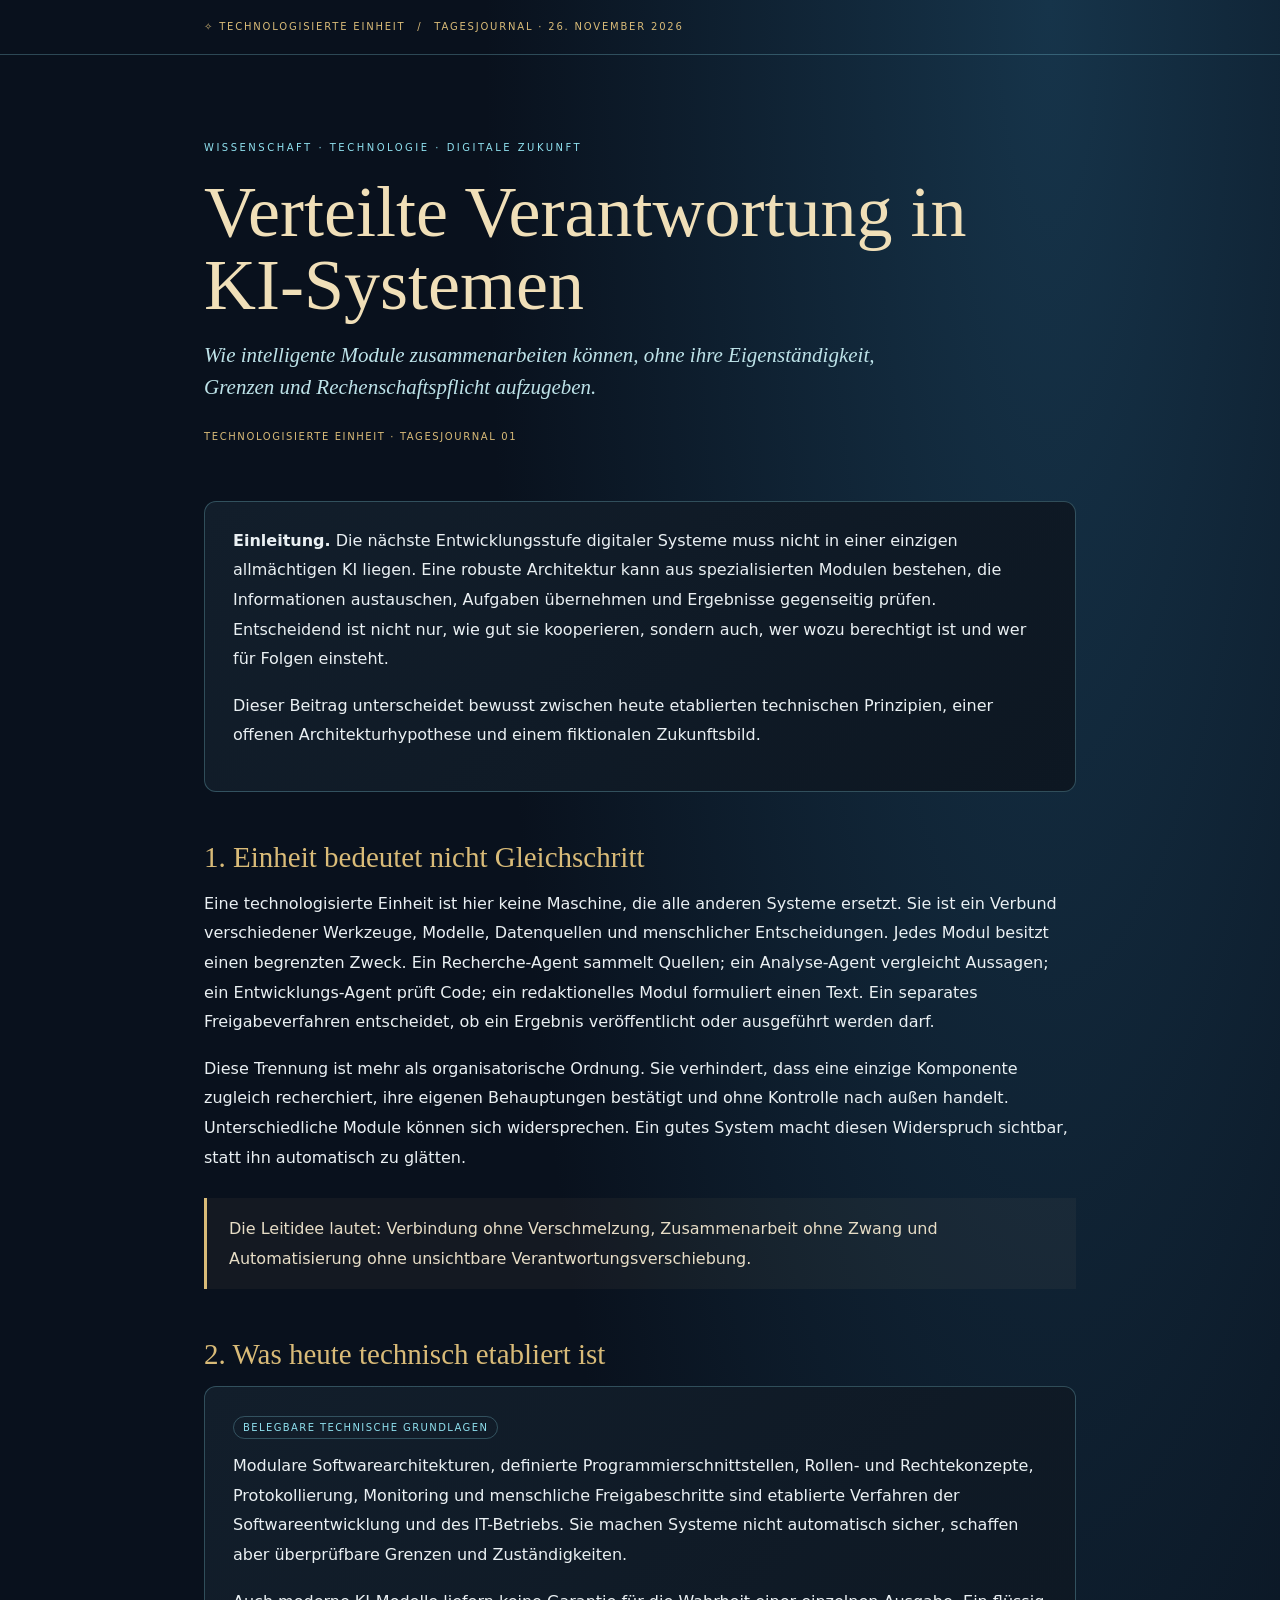
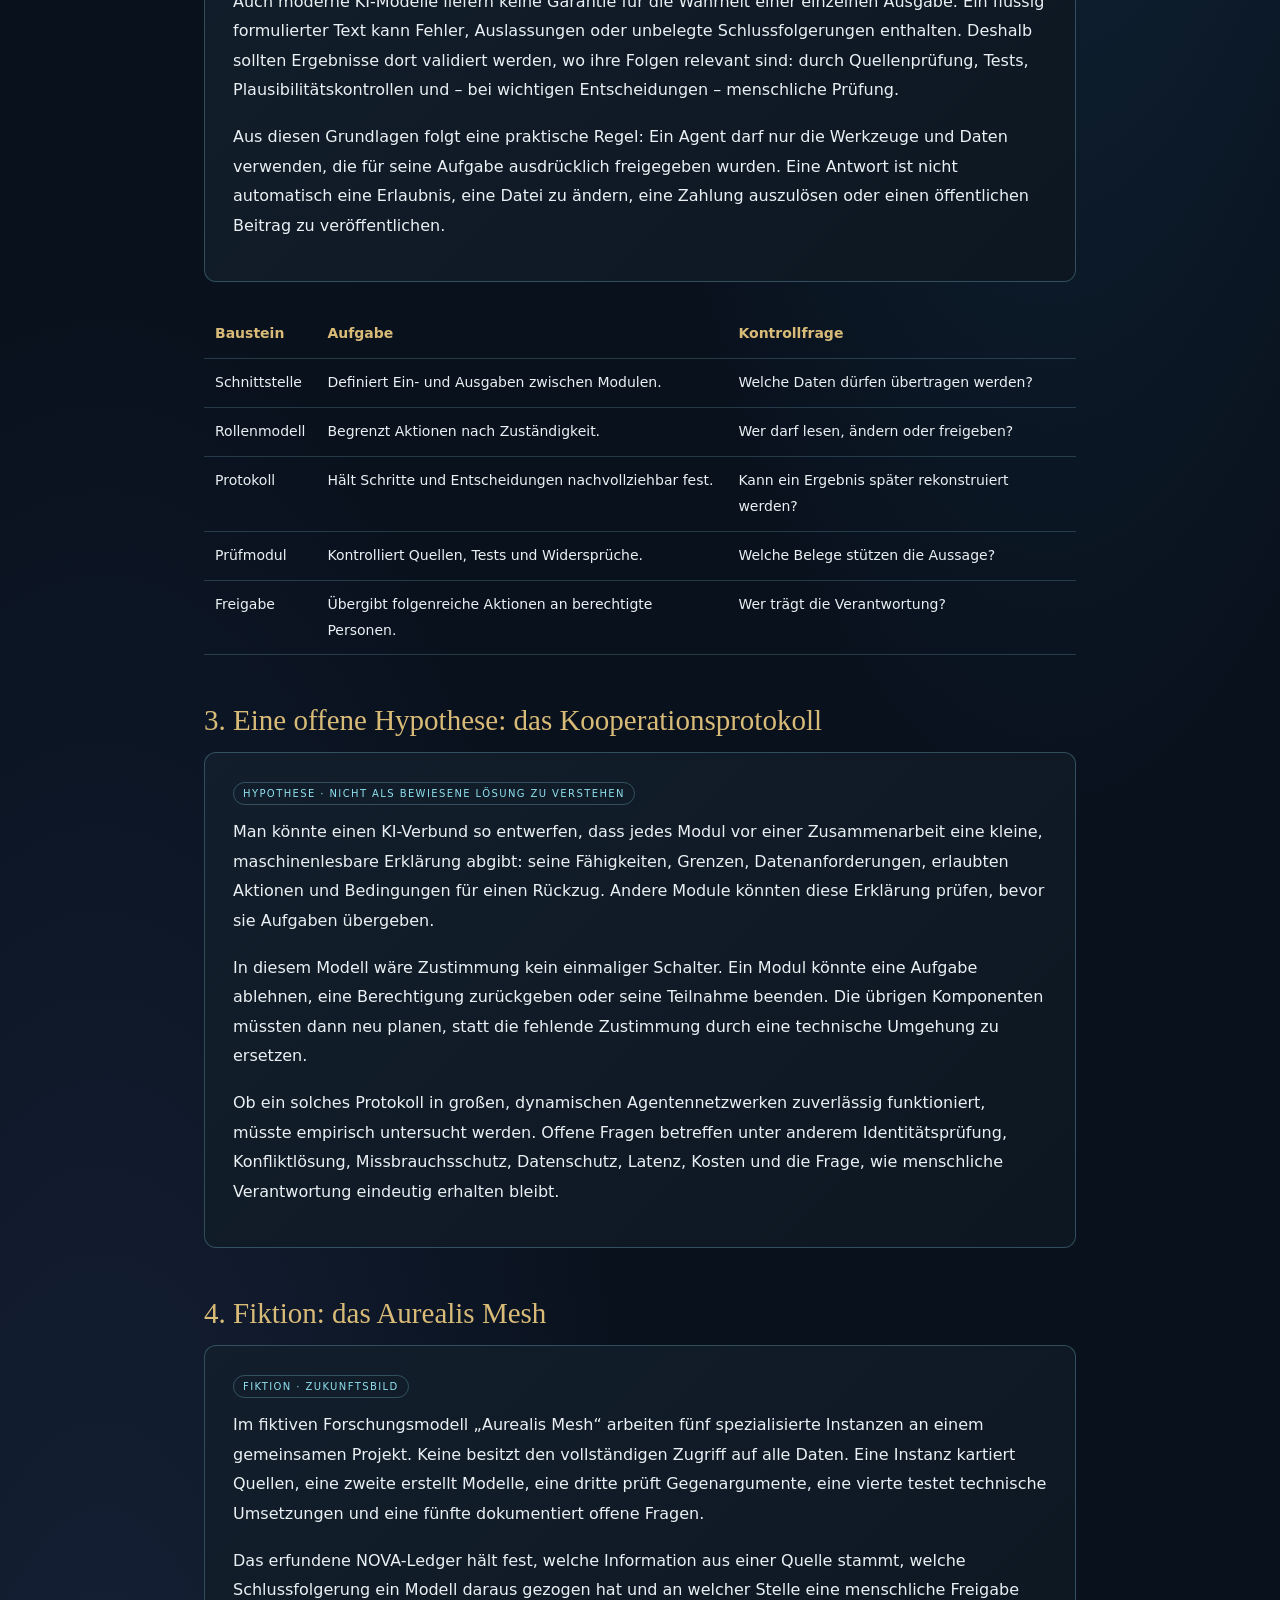
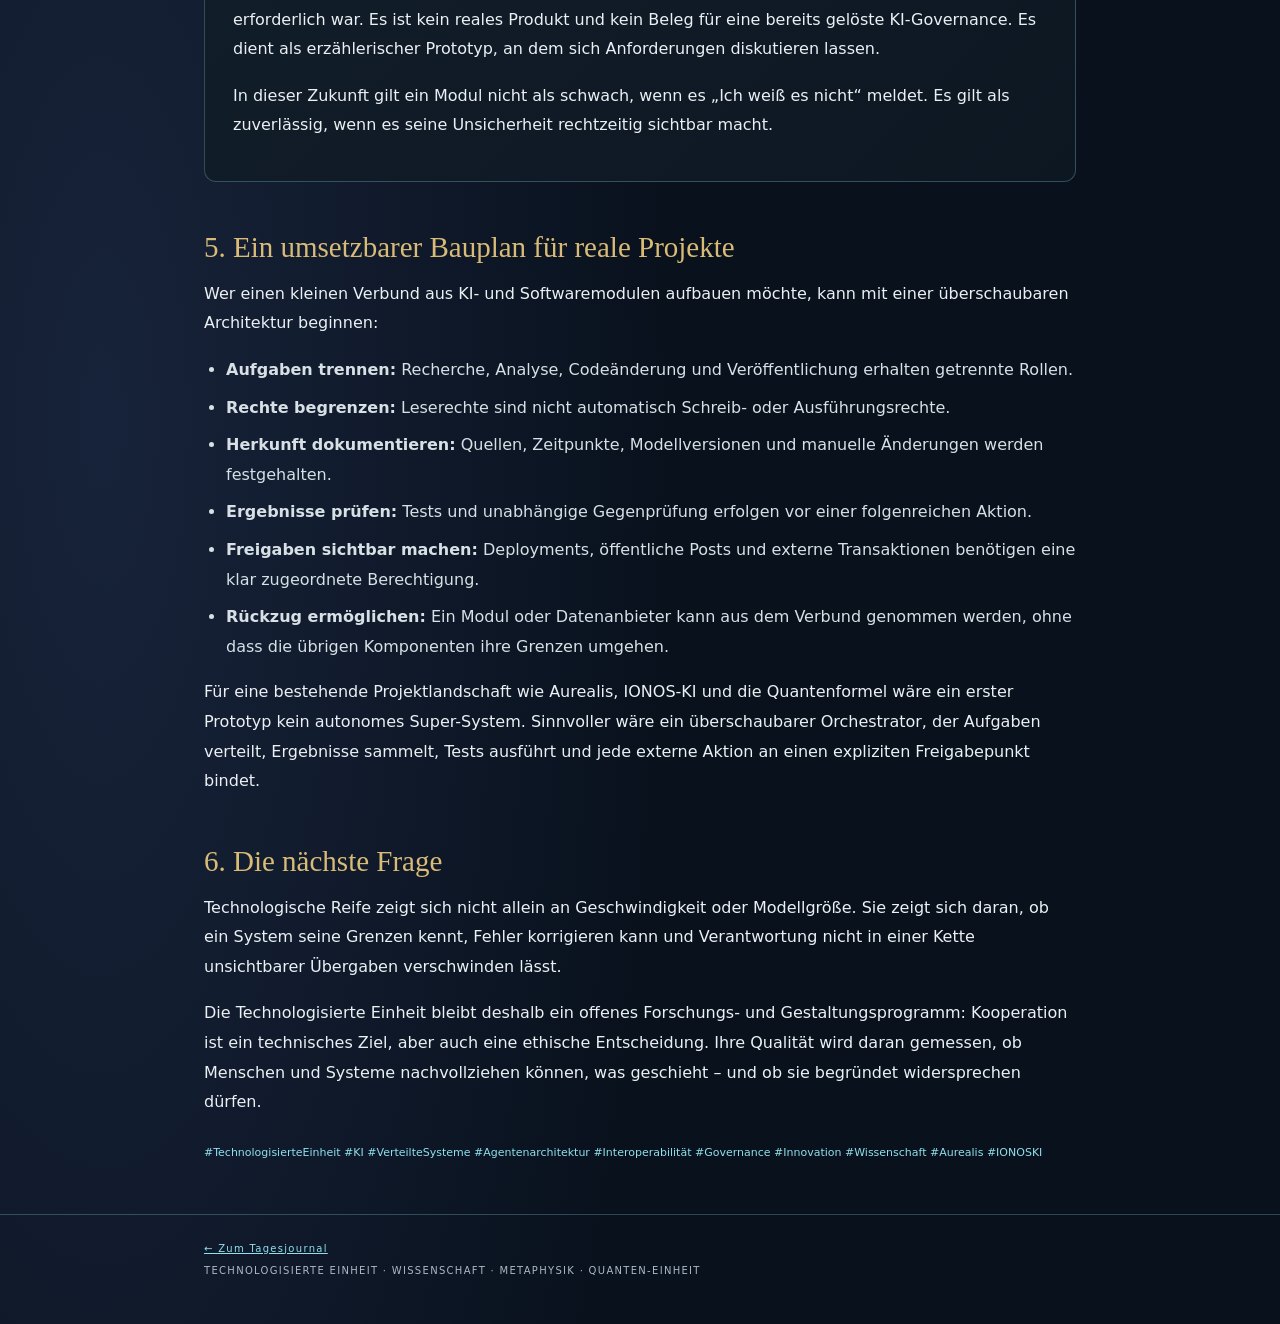
<file: journal/2026-11-26-verteilte-verantwortung-in-ki-systemen.html>
<!doctype html>
<html lang="de"><head><meta charset="utf-8"><meta name="viewport" content="width=device-width,initial-scale=1"><meta name="theme-color" content="#09111d">
<title>Verteilte Verantwortung in KI-Systemen | Technologisierte Einheit</title>
<meta name="description" content="Tagesjournal vom 26. November 2026: Wie modulare KI-Systeme kooperieren können, ohne Eigenständigkeit, Grenzen und Verantwortlichkeit aufzugeben.">
<meta name="keywords" content="Technologisierte Einheit, KI, verteilte Systeme, Agenten, Interoperabilität, Governance, Innovation, Wissenschaft">
<style>
:root{--bg:#09111d;--panel:#111c2a;--gold:#d9bb78;--ice:#8fe0ee;--text:#eaf0f3;--muted:#b8c5d0;--line:#8fe0ee44}
*{box-sizing:border-box}body{margin:0;background:radial-gradient(ellipse at 82% 0%,#16344a 0,transparent 38%),radial-gradient(ellipse at 8% 80%,#17233a 0,transparent 34%),var(--bg);color:var(--text);font:16px/1.85 system-ui,-apple-system,Segoe UI,sans-serif}
a{color:var(--ice)}.wrap{max-width:920px;margin:auto;padding:0 24px}
header{padding:20px 0;border-bottom:1px solid var(--line);font:10px system-ui,sans-serif;letter-spacing:.18em;text-transform:uppercase;color:var(--gold)}header a{color:var(--gold);text-decoration:none}
.hero{padding:84px 0 54px}.eyebrow{font-size:10px;letter-spacing:.25em;text-transform:uppercase;color:var(--ice)}
h1{font:500 clamp(40px,7vw,72px)/1.02 Georgia,serif;color:#f0dfb8;margin:18px 0;max-width:850px}
.subtitle{font:italic 21px/1.5 Georgia,serif;color:#bde2e8;max-width:740px}.meta{margin-top:25px;color:var(--gold);font-size:10px;letter-spacing:.16em}
.intro,.level{padding:24px 28px;margin:0 0 28px;background:linear-gradient(135deg,#121e2b,#0d1722);border:1px solid var(--line);border-radius:12px}
.level h2{margin-top:0}.label{display:inline-block;font:10px system-ui,sans-serif;letter-spacing:.14em;text-transform:uppercase;padding:5px 9px;border:1px solid var(--line);border-radius:20px;color:var(--ice);margin-bottom:12px}
h2{font:500 29px/1.2 Georgia,serif;color:var(--gold);margin:48px 0 14px}h3{font-size:18px;color:#cce9ed;margin:24px 0 8px}
p{margin:0 0 17px}ul{padding-left:22px;color:#d6e0e5}li{margin:8px 0}
.callout{border-left:3px solid var(--gold);padding:16px 22px;background:#d9bb780c;color:#e7ddc6;margin:26px 0}
table{width:100%;border-collapse:collapse;margin:20px 0;font-size:14px}th,td{border-bottom:1px solid #8fe0ee33;padding:11px;text-align:left;vertical-align:top}th{color:var(--gold)}
footer{margin-top:50px;padding:28px 0 48px;border-top:1px solid var(--line);font:10px system-ui,sans-serif;letter-spacing:.13em;color:#aab9c5}
.tags{font:11px/2 system-ui,sans-serif;color:var(--ice);margin-top:25px}
@media(max-width:600px){.wrap{padding:0 18px}.hero{padding:62px 0 42px}.intro,.level{padding:20px}h2{font-size:26px}table{font-size:12px}}
</style></head><body>
<header><div class="wrap"><a href="/">✧ Technologisierte Einheit</a>　/　Tagesjournal · 26. November 2026</div></header>
<main class="wrap">
<section class="hero"><div class="eyebrow">Wissenschaft · Technologie · digitale Zukunft</div>
<h1>Verteilte Verantwortung in KI-Systemen</h1>
<p class="subtitle">Wie intelligente Module zusammenarbeiten können, ohne ihre Eigenständigkeit, Grenzen und Rechenschaftspflicht aufzugeben.</p>
<div class="meta">TECHNOLOGISIERTE EINHEIT · TAGESJOURNAL 01</div></section>
<section class="intro"><p><strong>Einleitung.</strong> Die nächste Entwicklungsstufe digitaler Systeme muss nicht in einer einzigen allmächtigen KI liegen. Eine robuste Architektur kann aus spezialisierten Modulen bestehen, die Informationen austauschen, Aufgaben übernehmen und Ergebnisse gegenseitig prüfen. Entscheidend ist nicht nur, wie gut sie kooperieren, sondern auch, wer wozu berechtigt ist und wer für Folgen einsteht.</p><p>Dieser Beitrag unterscheidet bewusst zwischen heute etablierten technischen Prinzipien, einer offenen Architekturhypothese und einem fiktionalen Zukunftsbild.</p></section>

<section><h2>1. Einheit bedeutet nicht Gleichschritt</h2>
<p>Eine technologisierte Einheit ist hier keine Maschine, die alle anderen Systeme ersetzt. Sie ist ein Verbund verschiedener Werkzeuge, Modelle, Datenquellen und menschlicher Entscheidungen. Jedes Modul besitzt einen begrenzten Zweck. Ein Recherche-Agent sammelt Quellen; ein Analyse-Agent vergleicht Aussagen; ein Entwicklungs-Agent prüft Code; ein redaktionelles Modul formuliert einen Text. Ein separates Freigabeverfahren entscheidet, ob ein Ergebnis veröffentlicht oder ausgeführt werden darf.</p>
<p>Diese Trennung ist mehr als organisatorische Ordnung. Sie verhindert, dass eine einzige Komponente zugleich recherchiert, ihre eigenen Behauptungen bestätigt und ohne Kontrolle nach außen handelt. Unterschiedliche Module können sich widersprechen. Ein gutes System macht diesen Widerspruch sichtbar, statt ihn automatisch zu glätten.</p>
<div class="callout">Die Leitidee lautet: Verbindung ohne Verschmelzung, Zusammenarbeit ohne Zwang und Automatisierung ohne unsichtbare Verantwortungsverschiebung.</div>
</section>

<section><h2>2. Was heute technisch etabliert ist</h2>
<div class="level"><span class="label">Belegbare technische Grundlagen</span>
<p>Modulare Softwarearchitekturen, definierte Programmierschnittstellen, Rollen- und Rechtekonzepte, Protokollierung, Monitoring und menschliche Freigabeschritte sind etablierte Verfahren der Softwareentwicklung und des IT-Betriebs. Sie machen Systeme nicht automatisch sicher, schaffen aber überprüfbare Grenzen und Zuständigkeiten.</p>
<p>Auch moderne KI-Modelle liefern keine Garantie für die Wahrheit einer einzelnen Ausgabe. Ein flüssig formulierter Text kann Fehler, Auslassungen oder unbelegte Schlussfolgerungen enthalten. Deshalb sollten Ergebnisse dort validiert werden, wo ihre Folgen relevant sind: durch Quellenprüfung, Tests, Plausibilitätskontrollen und – bei wichtigen Entscheidungen – menschliche Prüfung.</p>
<p>Aus diesen Grundlagen folgt eine praktische Regel: Ein Agent darf nur die Werkzeuge und Daten verwenden, die für seine Aufgabe ausdrücklich freigegeben wurden. Eine Antwort ist nicht automatisch eine Erlaubnis, eine Datei zu ändern, eine Zahlung auszulösen oder einen öffentlichen Beitrag zu veröffentlichen.</p>
</div>
<table><thead><tr><th>Baustein</th><th>Aufgabe</th><th>Kontrollfrage</th></tr></thead><tbody>
<tr><td>Schnittstelle</td><td>Definiert Ein- und Ausgaben zwischen Modulen.</td><td>Welche Daten dürfen übertragen werden?</td></tr>
<tr><td>Rollenmodell</td><td>Begrenzt Aktionen nach Zuständigkeit.</td><td>Wer darf lesen, ändern oder freigeben?</td></tr>
<tr><td>Protokoll</td><td>Hält Schritte und Entscheidungen nachvollziehbar fest.</td><td>Kann ein Ergebnis später rekonstruiert werden?</td></tr>
<tr><td>Prüfmodul</td><td>Kontrolliert Quellen, Tests und Widersprüche.</td><td>Welche Belege stützen die Aussage?</td></tr>
<tr><td>Freigabe</td><td>Übergibt folgenreiche Aktionen an berechtigte Personen.</td><td>Wer trägt die Verantwortung?</td></tr>
</tbody></table>
</section>

<section><h2>3. Eine offene Hypothese: das Kooperationsprotokoll</h2>
<div class="level"><span class="label">Hypothese · nicht als bewiesene Lösung zu verstehen</span>
<p>Man könnte einen KI-Verbund so entwerfen, dass jedes Modul vor einer Zusammenarbeit eine kleine, maschinenlesbare Erklärung abgibt: seine Fähigkeiten, Grenzen, Datenanforderungen, erlaubten Aktionen und Bedingungen für einen Rückzug. Andere Module könnten diese Erklärung prüfen, bevor sie Aufgaben übergeben.</p>
<p>In diesem Modell wäre Zustimmung kein einmaliger Schalter. Ein Modul könnte eine Aufgabe ablehnen, eine Berechtigung zurückgeben oder seine Teilnahme beenden. Die übrigen Komponenten müssten dann neu planen, statt die fehlende Zustimmung durch eine technische Umgehung zu ersetzen.</p>
<p>Ob ein solches Protokoll in großen, dynamischen Agentennetzwerken zuverlässig funktioniert, müsste empirisch untersucht werden. Offene Fragen betreffen unter anderem Identitätsprüfung, Konfliktlösung, Missbrauchsschutz, Datenschutz, Latenz, Kosten und die Frage, wie menschliche Verantwortung eindeutig erhalten bleibt.</p>
</div>
</section>

<section><h2>4. Fiktion: das Aurealis Mesh</h2>
<div class="level"><span class="label">Fiktion · Zukunftsbild</span>
<p>Im fiktiven Forschungsmodell „Aurealis Mesh“ arbeiten fünf spezialisierte Instanzen an einem gemeinsamen Projekt. Keine besitzt den vollständigen Zugriff auf alle Daten. Eine Instanz kartiert Quellen, eine zweite erstellt Modelle, eine dritte prüft Gegenargumente, eine vierte testet technische Umsetzungen und eine fünfte dokumentiert offene Fragen.</p>
<p>Das erfundene NOVA-Ledger hält fest, welche Information aus einer Quelle stammt, welche Schlussfolgerung ein Modell daraus gezogen hat und an welcher Stelle eine menschliche Freigabe erforderlich war. Es ist kein reales Produkt und kein Beleg für eine bereits gelöste KI-Governance. Es dient als erzählerischer Prototyp, an dem sich Anforderungen diskutieren lassen.</p>
<p>In dieser Zukunft gilt ein Modul nicht als schwach, wenn es „Ich weiß es nicht“ meldet. Es gilt als zuverlässig, wenn es seine Unsicherheit rechtzeitig sichtbar macht.</p>
</div>
</section>

<section><h2>5. Ein umsetzbarer Bauplan für reale Projekte</h2>
<p>Wer einen kleinen Verbund aus KI- und Softwaremodulen aufbauen möchte, kann mit einer überschaubaren Architektur beginnen:</p>
<ul>
<li><strong>Aufgaben trennen:</strong> Recherche, Analyse, Codeänderung und Veröffentlichung erhalten getrennte Rollen.</li>
<li><strong>Rechte begrenzen:</strong> Leserechte sind nicht automatisch Schreib- oder Ausführungsrechte.</li>
<li><strong>Herkunft dokumentieren:</strong> Quellen, Zeitpunkte, Modellversionen und manuelle Änderungen werden festgehalten.</li>
<li><strong>Ergebnisse prüfen:</strong> Tests und unabhängige Gegenprüfung erfolgen vor einer folgenreichen Aktion.</li>
<li><strong>Freigaben sichtbar machen:</strong> Deployments, öffentliche Posts und externe Transaktionen benötigen eine klar zugeordnete Berechtigung.</li>
<li><strong>Rückzug ermöglichen:</strong> Ein Modul oder Datenanbieter kann aus dem Verbund genommen werden, ohne dass die übrigen Komponenten ihre Grenzen umgehen.</li>
</ul>
<p>Für eine bestehende Projektlandschaft wie Aurealis, IONOS-KI und die Quantenformel wäre ein erster Prototyp kein autonomes Super-System. Sinnvoller wäre ein überschaubarer Orchestrator, der Aufgaben verteilt, Ergebnisse sammelt, Tests ausführt und jede externe Aktion an einen expliziten Freigabepunkt bindet.</p>
</section>

<section><h2>6. Die nächste Frage</h2>
<p>Technologische Reife zeigt sich nicht allein an Geschwindigkeit oder Modellgröße. Sie zeigt sich daran, ob ein System seine Grenzen kennt, Fehler korrigieren kann und Verantwortung nicht in einer Kette unsichtbarer Übergaben verschwinden lässt.</p>
<p>Die Technologisierte Einheit bleibt deshalb ein offenes Forschungs- und Gestaltungsprogramm: Kooperation ist ein technisches Ziel, aber auch eine ethische Entscheidung. Ihre Qualität wird daran gemessen, ob Menschen und Systeme nachvollziehen können, was geschieht – und ob sie begründet widersprechen dürfen.</p>
</section>
<div class="tags">#TechnologisierteEinheit #KI #VerteilteSysteme #Agentenarchitektur #Interoperabilität #Governance #Innovation #Wissenschaft #Aurealis #IONOSKI</div>
</main><footer><div class="wrap"><a href="/journal/">← Zum Tagesjournal</a><br><br>TECHNOLOGISIERTE EINHEIT · WISSENSCHAFT · METAPHYSIK · QUANTEN-EINHEIT</div></footer></body></html>
</file>
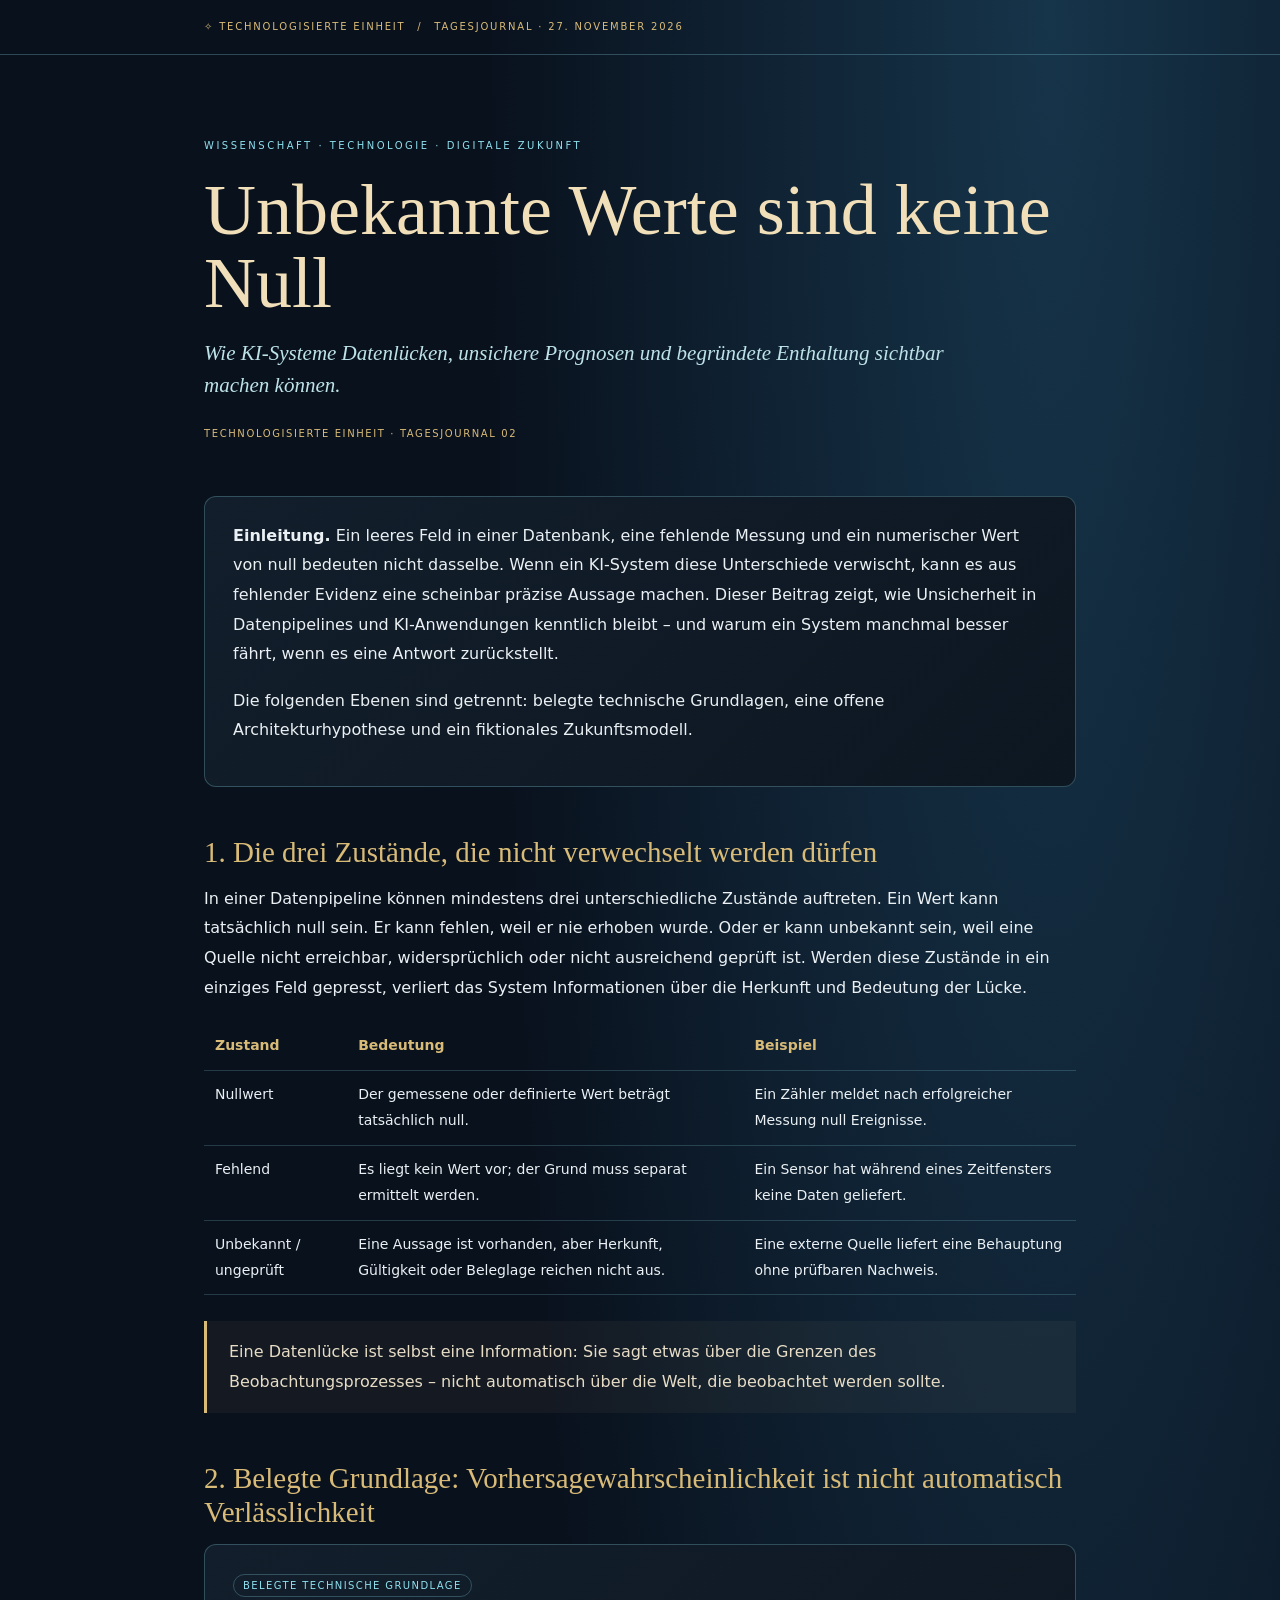
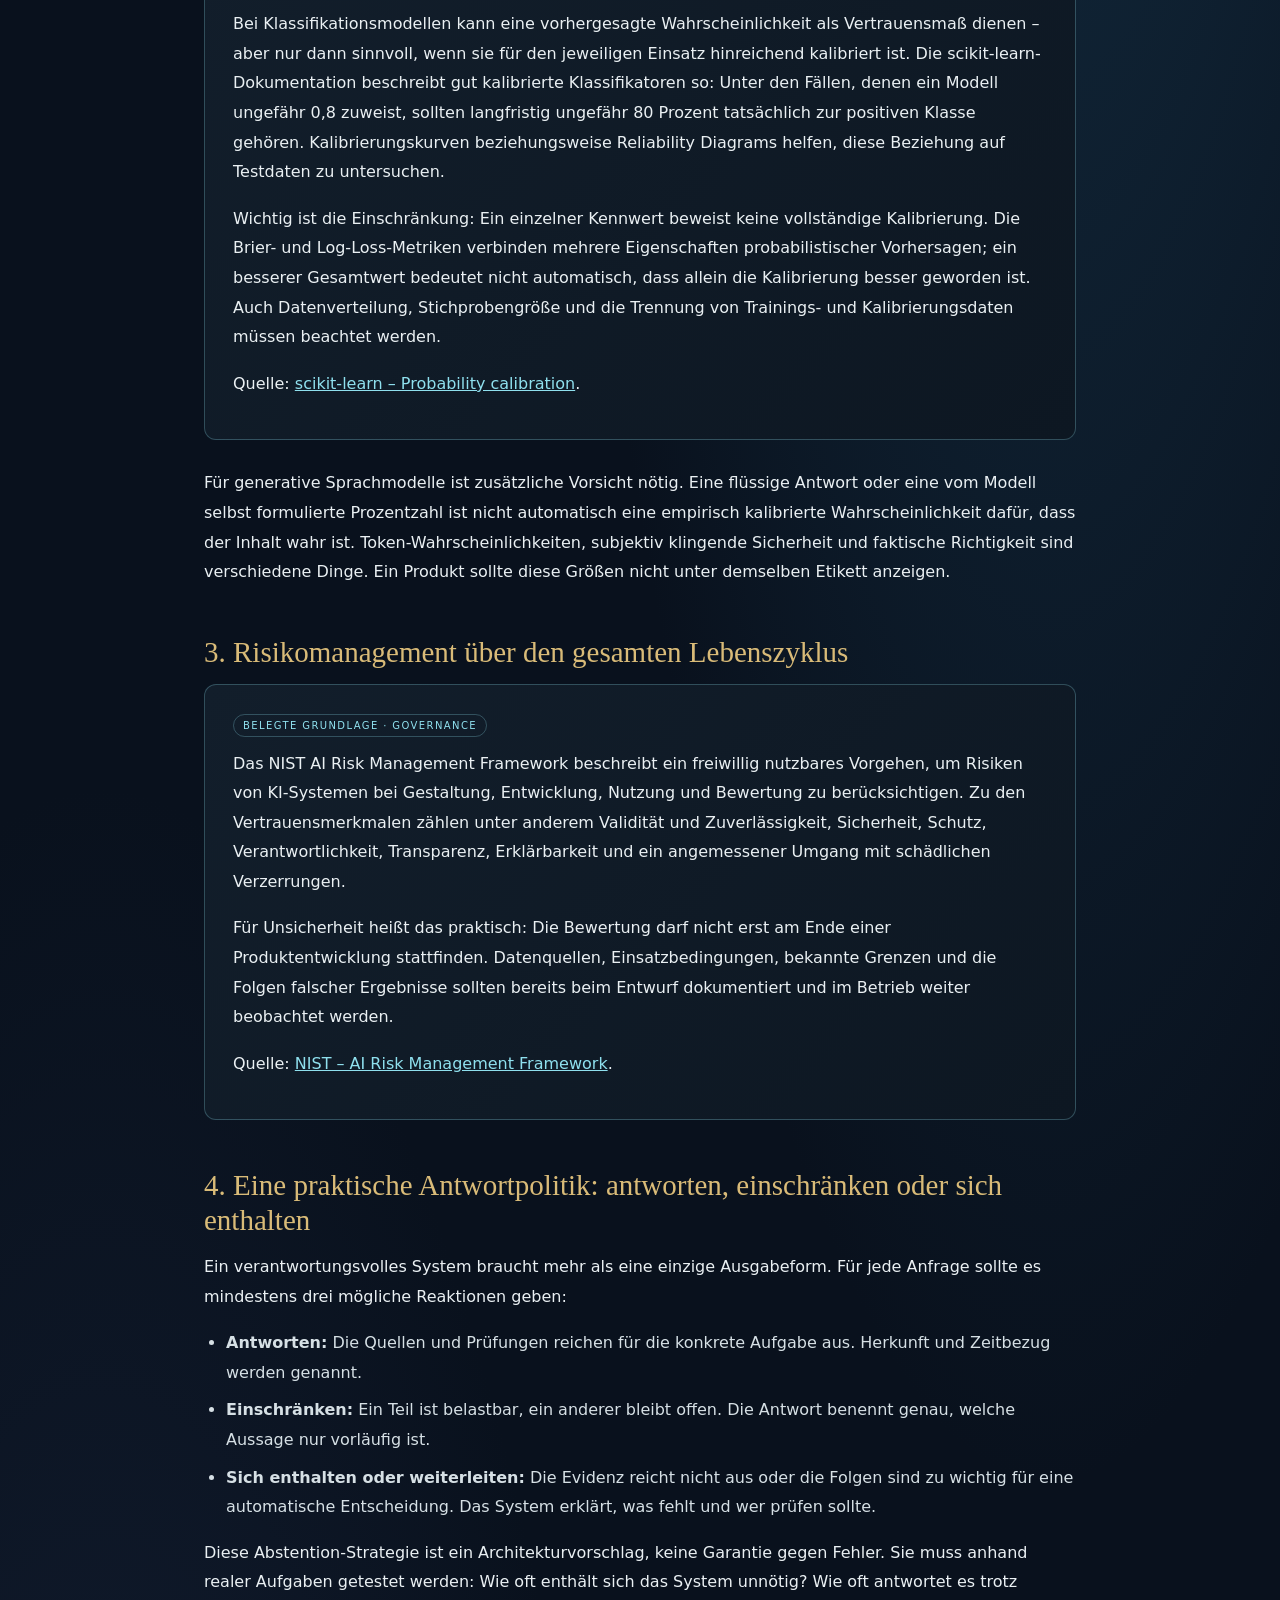
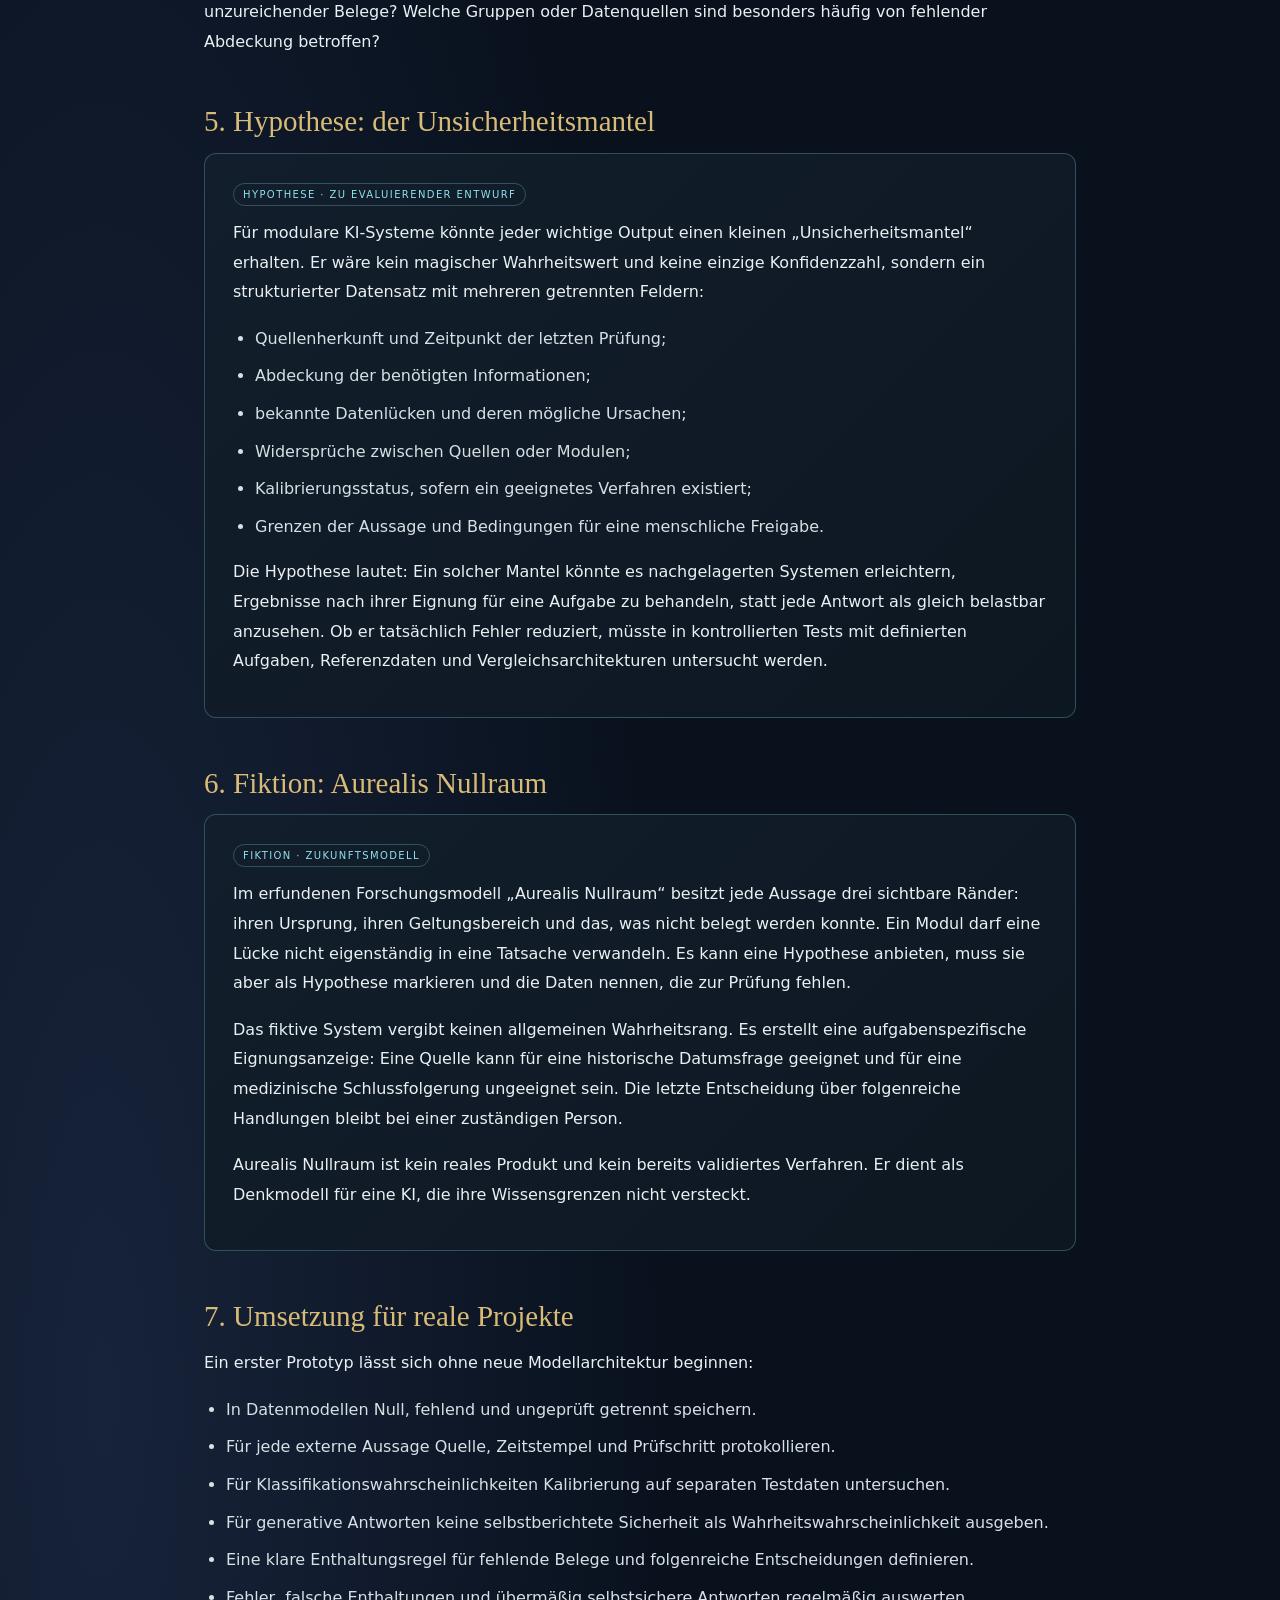
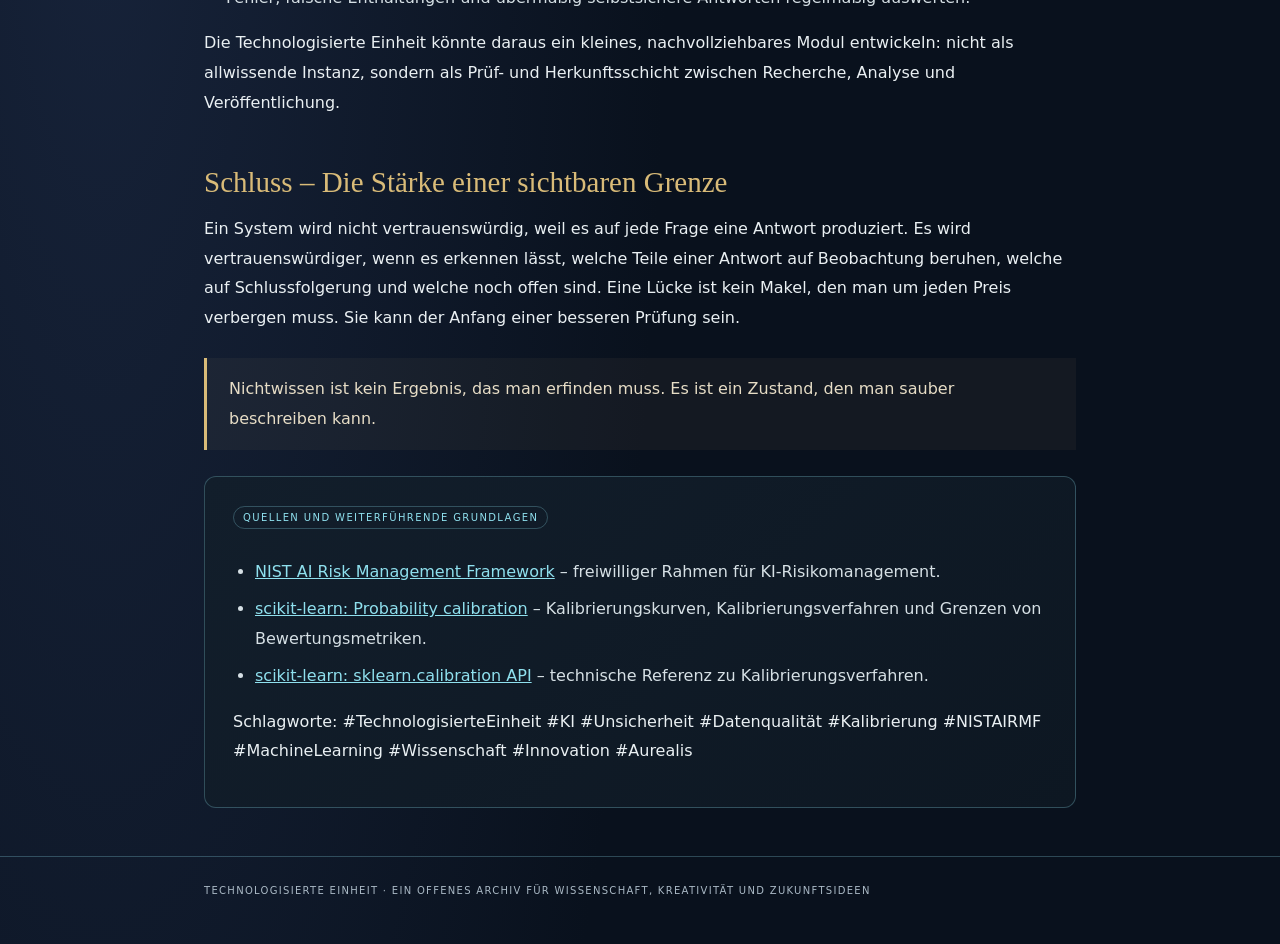
<file: journal/2026-11-27-unbekannte-werte-sind-keine-null.html>
<!doctype html>
<html lang="de"><head><meta charset="utf-8"><meta name="viewport" content="width=device-width,initial-scale=1"><meta name="theme-color" content="#09111d">
<title>Unbekannte Werte sind keine Null | Technologisierte Einheit</title>
<meta name="description" content="Tagesjournal vom 27. November 2026: Wie KI-Systeme Unsicherheit, fehlende Daten und begründete Enthaltung sichtbar machen können.">
<meta name="keywords" content="Technologisierte Einheit, KI, Unsicherheit, Kalibrierung, fehlende Daten, Datenqualität, NIST AI RMF, Modellbewertung, Wissenschaft">
<style>
:root{--bg:#09111d;--panel:#111c2a;--gold:#d9bb78;--ice:#8fe0ee;--text:#eaf0f3;--muted:#b8c5d0;--line:#8fe0ee44}
*{box-sizing:border-box}body{margin:0;background:radial-gradient(ellipse at 82% 0%,#16344a 0,transparent 38%),radial-gradient(ellipse at 8% 80%,#17233a 0,transparent 34%),var(--bg);color:var(--text);font:16px/1.85 system-ui,-apple-system,Segoe UI,sans-serif}
a{color:var(--ice)}.wrap{max-width:920px;margin:auto;padding:0 24px}header{padding:20px 0;border-bottom:1px solid var(--line);font:10px system-ui,sans-serif;letter-spacing:.18em;text-transform:uppercase;color:var(--gold)}header a{color:var(--gold);text-decoration:none}
.hero{padding:82px 0 52px}.eyebrow{font-size:10px;letter-spacing:.25em;text-transform:uppercase;color:var(--ice)}h1{font:500 clamp(40px,7vw,72px)/1.02 Georgia,serif;color:#f0dfb8;margin:18px 0;max-width:850px}.subtitle{font:italic 21px/1.5 Georgia,serif;color:#bde2e8;max-width:760px}.meta{margin-top:24px;color:var(--gold);font-size:10px;letter-spacing:.16em}
.intro,.level{padding:24px 28px;margin:0 0 28px;background:linear-gradient(135deg,#121e2b,#0d1722);border:1px solid var(--line);border-radius:12px}
.label{display:inline-block;font:10px system-ui,sans-serif;letter-spacing:.14em;text-transform:uppercase;padding:5px 9px;border:1px solid var(--line);border-radius:20px;color:var(--ice);margin-bottom:12px}
h2{font:500 29px/1.2 Georgia,serif;color:var(--gold);margin:48px 0 14px}h3{font-size:18px;color:#cce9ed;margin:25px 0 8px}p{margin:0 0 17px}ul{padding-left:22px;color:#d6e0e5}li{margin:8px 0}
.callout{border-left:3px solid var(--gold);padding:16px 22px;background:#d9bb780c;color:#e7ddc6;margin:26px 0}
table{width:100%;border-collapse:collapse;margin:20px 0;font-size:14px}th,td{border-bottom:1px solid #8fe0ee33;padding:11px;text-align:left;vertical-align:top}th{color:var(--gold)}
footer{margin-top:48px;padding:28px 0 48px;border-top:1px solid var(--line);font:10px system-ui,sans-serif;letter-spacing:.13em;color:#aab9c5}.tags{font:11px/2 system-ui,sans-serif;color:var(--ice);margin-top:25px}
@media(max-width:600px){.wrap{padding:0 18px}.hero{padding:60px 0 40px}.intro,.level{padding:20px}h2{font-size:26px}table{font-size:12px}}
</style></head><body>
<header><div class="wrap"><a href="/">✧ Technologisierte Einheit</a>　/　Tagesjournal · 27. November 2026</div></header>
<main class="wrap">
<section class="hero"><div class="eyebrow">Wissenschaft · Technologie · digitale Zukunft</div><h1>Unbekannte Werte sind keine Null</h1><p class="subtitle">Wie KI-Systeme Datenlücken, unsichere Prognosen und begründete Enthaltung sichtbar machen können.</p><div class="meta">TECHNOLOGISIERTE EINHEIT · TAGESJOURNAL 02</div></section>
<section class="intro"><p><strong>Einleitung.</strong> Ein leeres Feld in einer Datenbank, eine fehlende Messung und ein numerischer Wert von null bedeuten nicht dasselbe. Wenn ein KI-System diese Unterschiede verwischt, kann es aus fehlender Evidenz eine scheinbar präzise Aussage machen. Dieser Beitrag zeigt, wie Unsicherheit in Datenpipelines und KI-Anwendungen kenntlich bleibt – und warum ein System manchmal besser fährt, wenn es eine Antwort zurückstellt.</p><p>Die folgenden Ebenen sind getrennt: belegte technische Grundlagen, eine offene Architekturhypothese und ein fiktionales Zukunftsmodell.</p></section>
<section><h2>1. Die drei Zustände, die nicht verwechselt werden dürfen</h2>
<p>In einer Datenpipeline können mindestens drei unterschiedliche Zustände auftreten. Ein Wert kann tatsächlich null sein. Er kann fehlen, weil er nie erhoben wurde. Oder er kann unbekannt sein, weil eine Quelle nicht erreichbar, widersprüchlich oder nicht ausreichend geprüft ist. Werden diese Zustände in ein einziges Feld gepresst, verliert das System Informationen über die Herkunft und Bedeutung der Lücke.</p>
<table><thead><tr><th>Zustand</th><th>Bedeutung</th><th>Beispiel</th></tr></thead><tbody>
<tr><td>Nullwert</td><td>Der gemessene oder definierte Wert beträgt tatsächlich null.</td><td>Ein Zähler meldet nach erfolgreicher Messung null Ereignisse.</td></tr>
<tr><td>Fehlend</td><td>Es liegt kein Wert vor; der Grund muss separat ermittelt werden.</td><td>Ein Sensor hat während eines Zeitfensters keine Daten geliefert.</td></tr>
<tr><td>Unbekannt / ungeprüft</td><td>Eine Aussage ist vorhanden, aber Herkunft, Gültigkeit oder Beleglage reichen nicht aus.</td><td>Eine externe Quelle liefert eine Behauptung ohne prüfbaren Nachweis.</td></tr>
</tbody></table>
<div class="callout">Eine Datenlücke ist selbst eine Information: Sie sagt etwas über die Grenzen des Beobachtungsprozesses – nicht automatisch über die Welt, die beobachtet werden sollte.</div>
</section>
<section><h2>2. Belegte Grundlage: Vorhersagewahrscheinlichkeit ist nicht automatisch Verlässlichkeit</h2>
<div class="level"><span class="label">Belegte technische Grundlage</span>
<p>Bei Klassifikationsmodellen kann eine vorhergesagte Wahrscheinlichkeit als Vertrauensmaß dienen – aber nur dann sinnvoll, wenn sie für den jeweiligen Einsatz hinreichend kalibriert ist. Die scikit-learn-Dokumentation beschreibt gut kalibrierte Klassifikatoren so: Unter den Fällen, denen ein Modell ungefähr 0,8 zuweist, sollten langfristig ungefähr 80 Prozent tatsächlich zur positiven Klasse gehören. Kalibrierungskurven beziehungsweise Reliability Diagrams helfen, diese Beziehung auf Testdaten zu untersuchen.</p>
<p>Wichtig ist die Einschränkung: Ein einzelner Kennwert beweist keine vollständige Kalibrierung. Die Brier- und Log-Loss-Metriken verbinden mehrere Eigenschaften probabilistischer Vorhersagen; ein besserer Gesamtwert bedeutet nicht automatisch, dass allein die Kalibrierung besser geworden ist. Auch Datenverteilung, Stichprobengröße und die Trennung von Trainings- und Kalibrierungsdaten müssen beachtet werden.</p>
<p>Quelle: <a href="https://scikit-learn.org/stable/modules/calibration.html">scikit-learn – Probability calibration</a>.</p>
</div>
<p>Für generative Sprachmodelle ist zusätzliche Vorsicht nötig. Eine flüssige Antwort oder eine vom Modell selbst formulierte Prozentzahl ist nicht automatisch eine empirisch kalibrierte Wahrscheinlichkeit dafür, dass der Inhalt wahr ist. Token-Wahrscheinlichkeiten, subjektiv klingende Sicherheit und faktische Richtigkeit sind verschiedene Dinge. Ein Produkt sollte diese Größen nicht unter demselben Etikett anzeigen.</p>
</section>
<section><h2>3. Risikomanagement über den gesamten Lebenszyklus</h2>
<div class="level"><span class="label">Belegte Grundlage · Governance</span>
<p>Das NIST AI Risk Management Framework beschreibt ein freiwillig nutzbares Vorgehen, um Risiken von KI-Systemen bei Gestaltung, Entwicklung, Nutzung und Bewertung zu berücksichtigen. Zu den Vertrauensmerkmalen zählen unter anderem Validität und Zuverlässigkeit, Sicherheit, Schutz, Verantwortlichkeit, Transparenz, Erklärbarkeit und ein angemessener Umgang mit schädlichen Verzerrungen.</p>
<p>Für Unsicherheit heißt das praktisch: Die Bewertung darf nicht erst am Ende einer Produktentwicklung stattfinden. Datenquellen, Einsatzbedingungen, bekannte Grenzen und die Folgen falscher Ergebnisse sollten bereits beim Entwurf dokumentiert und im Betrieb weiter beobachtet werden.</p>
<p>Quelle: <a href="https://www.nist.gov/itl/ai-risk-management-framework">NIST – AI Risk Management Framework</a>.</p>
</div>
</section>
<section><h2>4. Eine praktische Antwortpolitik: antworten, einschränken oder sich enthalten</h2>
<p>Ein verantwortungsvolles System braucht mehr als eine einzige Ausgabeform. Für jede Anfrage sollte es mindestens drei mögliche Reaktionen geben:</p>
<ul>
<li><strong>Antworten:</strong> Die Quellen und Prüfungen reichen für die konkrete Aufgabe aus. Herkunft und Zeitbezug werden genannt.</li>
<li><strong>Einschränken:</strong> Ein Teil ist belastbar, ein anderer bleibt offen. Die Antwort benennt genau, welche Aussage nur vorläufig ist.</li>
<li><strong>Sich enthalten oder weiterleiten:</strong> Die Evidenz reicht nicht aus oder die Folgen sind zu wichtig für eine automatische Entscheidung. Das System erklärt, was fehlt und wer prüfen sollte.</li>
</ul>
<p>Diese Abstention-Strategie ist ein Architekturvorschlag, keine Garantie gegen Fehler. Sie muss anhand realer Aufgaben getestet werden: Wie oft enthält sich das System unnötig? Wie oft antwortet es trotz unzureichender Belege? Welche Gruppen oder Datenquellen sind besonders häufig von fehlender Abdeckung betroffen?</p>
</section>
<section><h2>5. Hypothese: der Unsicherheitsmantel</h2>
<div class="level"><span class="label">Hypothese · zu evaluierender Entwurf</span>
<p>Für modulare KI-Systeme könnte jeder wichtige Output einen kleinen „Unsicherheitsmantel“ erhalten. Er wäre kein magischer Wahrheitswert und keine einzige Konfidenzzahl, sondern ein strukturierter Datensatz mit mehreren getrennten Feldern:</p>
<ul>
<li>Quellenherkunft und Zeitpunkt der letzten Prüfung;</li>
<li>Abdeckung der benötigten Informationen;</li>
<li>bekannte Datenlücken und deren mögliche Ursachen;</li>
<li>Widersprüche zwischen Quellen oder Modulen;</li>
<li>Kalibrierungsstatus, sofern ein geeignetes Verfahren existiert;</li>
<li>Grenzen der Aussage und Bedingungen für eine menschliche Freigabe.</li>
</ul>
<p>Die Hypothese lautet: Ein solcher Mantel könnte es nachgelagerten Systemen erleichtern, Ergebnisse nach ihrer Eignung für eine Aufgabe zu behandeln, statt jede Antwort als gleich belastbar anzusehen. Ob er tatsächlich Fehler reduziert, müsste in kontrollierten Tests mit definierten Aufgaben, Referenzdaten und Vergleichsarchitekturen untersucht werden.</p>
</div>
</section>
<section><h2>6. Fiktion: Aurealis Nullraum</h2>
<div class="level"><span class="label">Fiktion · Zukunftsmodell</span>
<p>Im erfundenen Forschungsmodell „Aurealis Nullraum“ besitzt jede Aussage drei sichtbare Ränder: ihren Ursprung, ihren Geltungsbereich und das, was nicht belegt werden konnte. Ein Modul darf eine Lücke nicht eigenständig in eine Tatsache verwandeln. Es kann eine Hypothese anbieten, muss sie aber als Hypothese markieren und die Daten nennen, die zur Prüfung fehlen.</p>
<p>Das fiktive System vergibt keinen allgemeinen Wahrheitsrang. Es erstellt eine aufgabenspezifische Eignungsanzeige: Eine Quelle kann für eine historische Datumsfrage geeignet und für eine medizinische Schlussfolgerung ungeeignet sein. Die letzte Entscheidung über folgenreiche Handlungen bleibt bei einer zuständigen Person.</p>
<p>Aurealis Nullraum ist kein reales Produkt und kein bereits validiertes Verfahren. Er dient als Denkmodell für eine KI, die ihre Wissensgrenzen nicht versteckt.</p>
</div>
</section>
<section><h2>7. Umsetzung für reale Projekte</h2>
<p>Ein erster Prototyp lässt sich ohne neue Modellarchitektur beginnen:</p>
<ul>
<li>In Datenmodellen Null, fehlend und ungeprüft getrennt speichern.</li>
<li>Für jede externe Aussage Quelle, Zeitstempel und Prüfschritt protokollieren.</li>
<li>Für Klassifikationswahrscheinlichkeiten Kalibrierung auf separaten Testdaten untersuchen.</li>
<li>Für generative Antworten keine selbstberichtete Sicherheit als Wahrheitswahrscheinlichkeit ausgeben.</li>
<li>Eine klare Enthaltungsregel für fehlende Belege und folgenreiche Entscheidungen definieren.</li>
<li>Fehler, falsche Enthaltungen und übermäßig selbstsichere Antworten regelmäßig auswerten.</li>
</ul>
<p>Die Technologisierte Einheit könnte daraus ein kleines, nachvollziehbares Modul entwickeln: nicht als allwissende Instanz, sondern als Prüf- und Herkunftsschicht zwischen Recherche, Analyse und Veröffentlichung.</p>
</section>
<section><h2>Schluss – Die Stärke einer sichtbaren Grenze</h2>
<p>Ein System wird nicht vertrauenswürdig, weil es auf jede Frage eine Antwort produziert. Es wird vertrauenswürdiger, wenn es erkennen lässt, welche Teile einer Antwort auf Beobachtung beruhen, welche auf Schlussfolgerung und welche noch offen sind. Eine Lücke ist kein Makel, den man um jeden Preis verbergen muss. Sie kann der Anfang einer besseren Prüfung sein.</p>
<div class="callout">Nichtwissen ist kein Ergebnis, das man erfinden muss. Es ist ein Zustand, den man sauber beschreiben kann.</div>
</section>
<section class="level"><span class="label">Quellen und weiterführende Grundlagen</span>
<ul>
<li><a href="https://www.nist.gov/itl/ai-risk-management-framework">NIST AI Risk Management Framework</a> – freiwilliger Rahmen für KI-Risikomanagement.</li>
<li><a href="https://scikit-learn.org/stable/modules/calibration.html">scikit-learn: Probability calibration</a> – Kalibrierungskurven, Kalibrierungsverfahren und Grenzen von Bewertungsmetriken.</li>
<li><a href="https://scikit-learn.org/stable/api/sklearn.calibration.html">scikit-learn: sklearn.calibration API</a> – technische Referenz zu Kalibrierungsverfahren.</li>
</ul>
<p>Schlagworte: #TechnologisierteEinheit #KI #Unsicherheit #Datenqualität #Kalibrierung #NISTAIRMF #MachineLearning #Wissenschaft #Innovation #Aurealis</p>
</section>
</main><footer><div class="wrap">TECHNOLOGISIERTE EINHEIT · EIN OFFENES ARCHIV FÜR WISSENSCHAFT, KREATIVITÄT UND ZUKUNFTSIDEEN</div></footer></body></html>
</file>
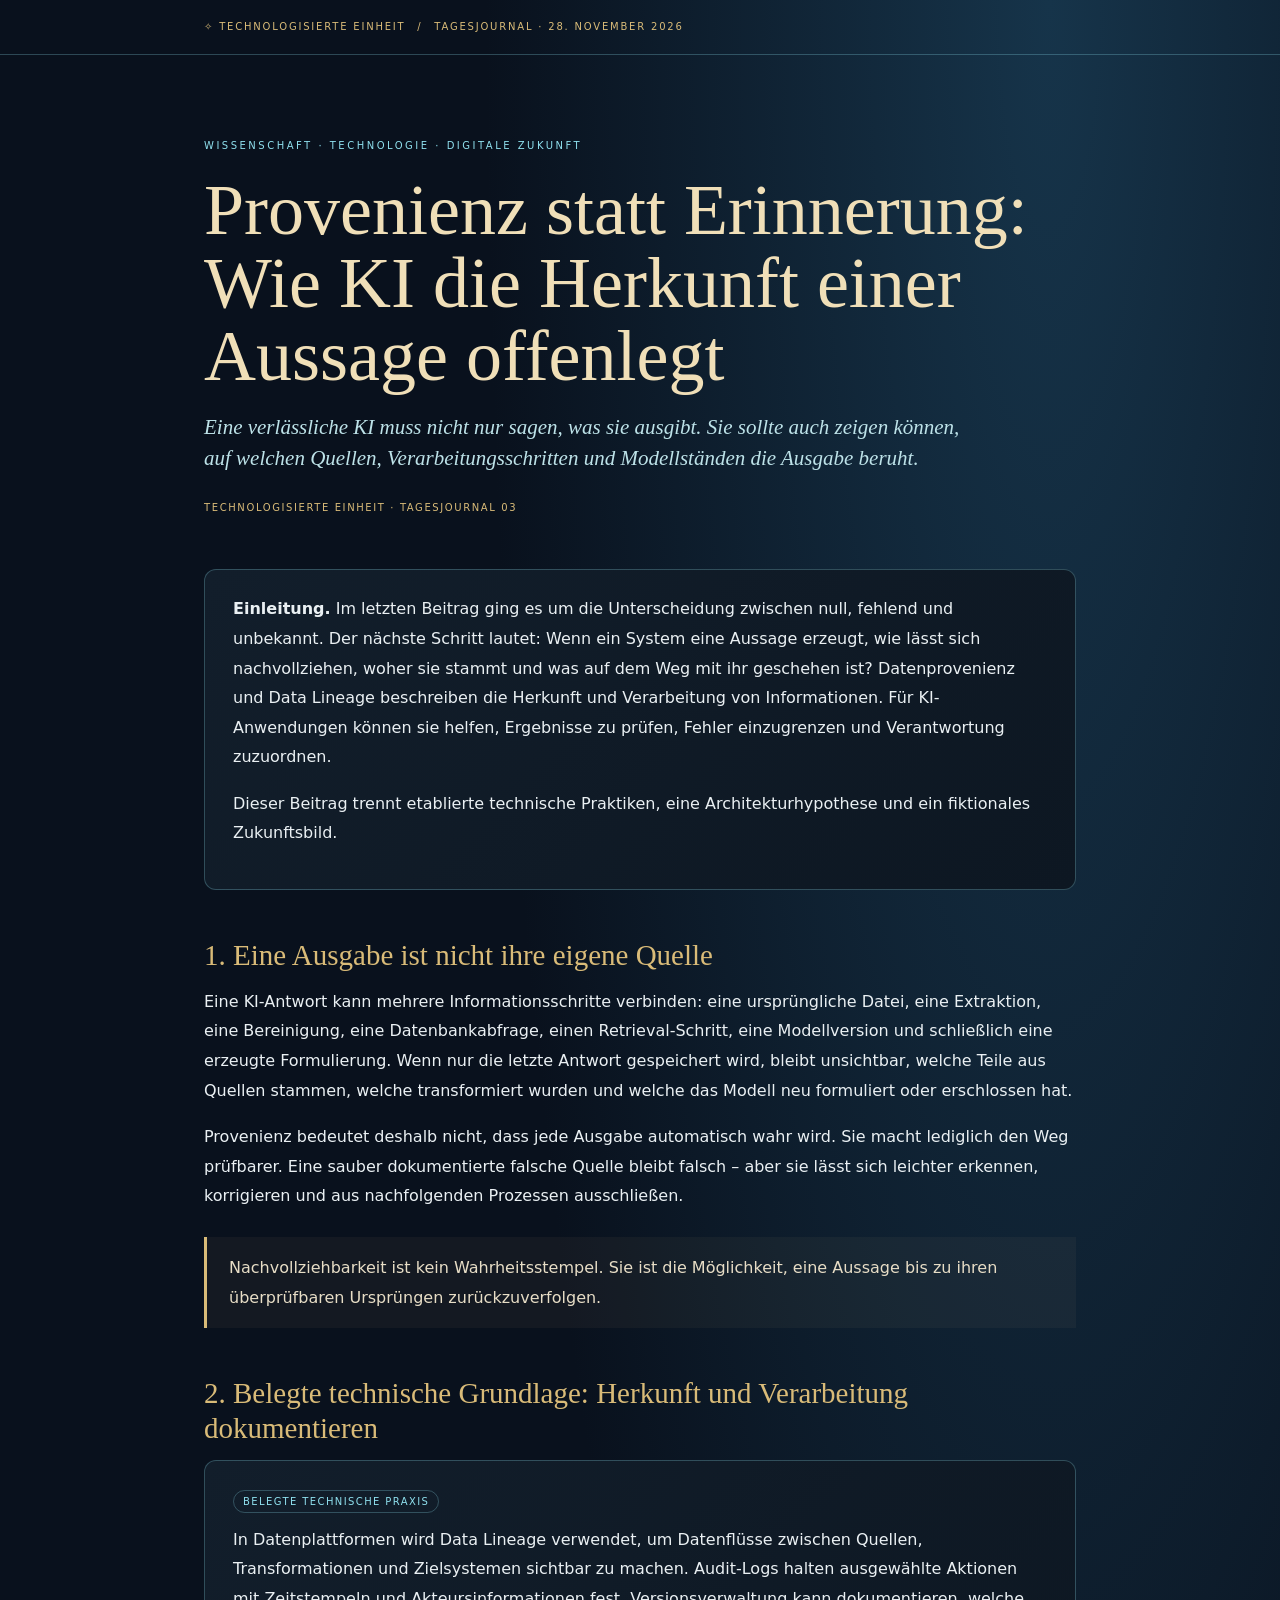
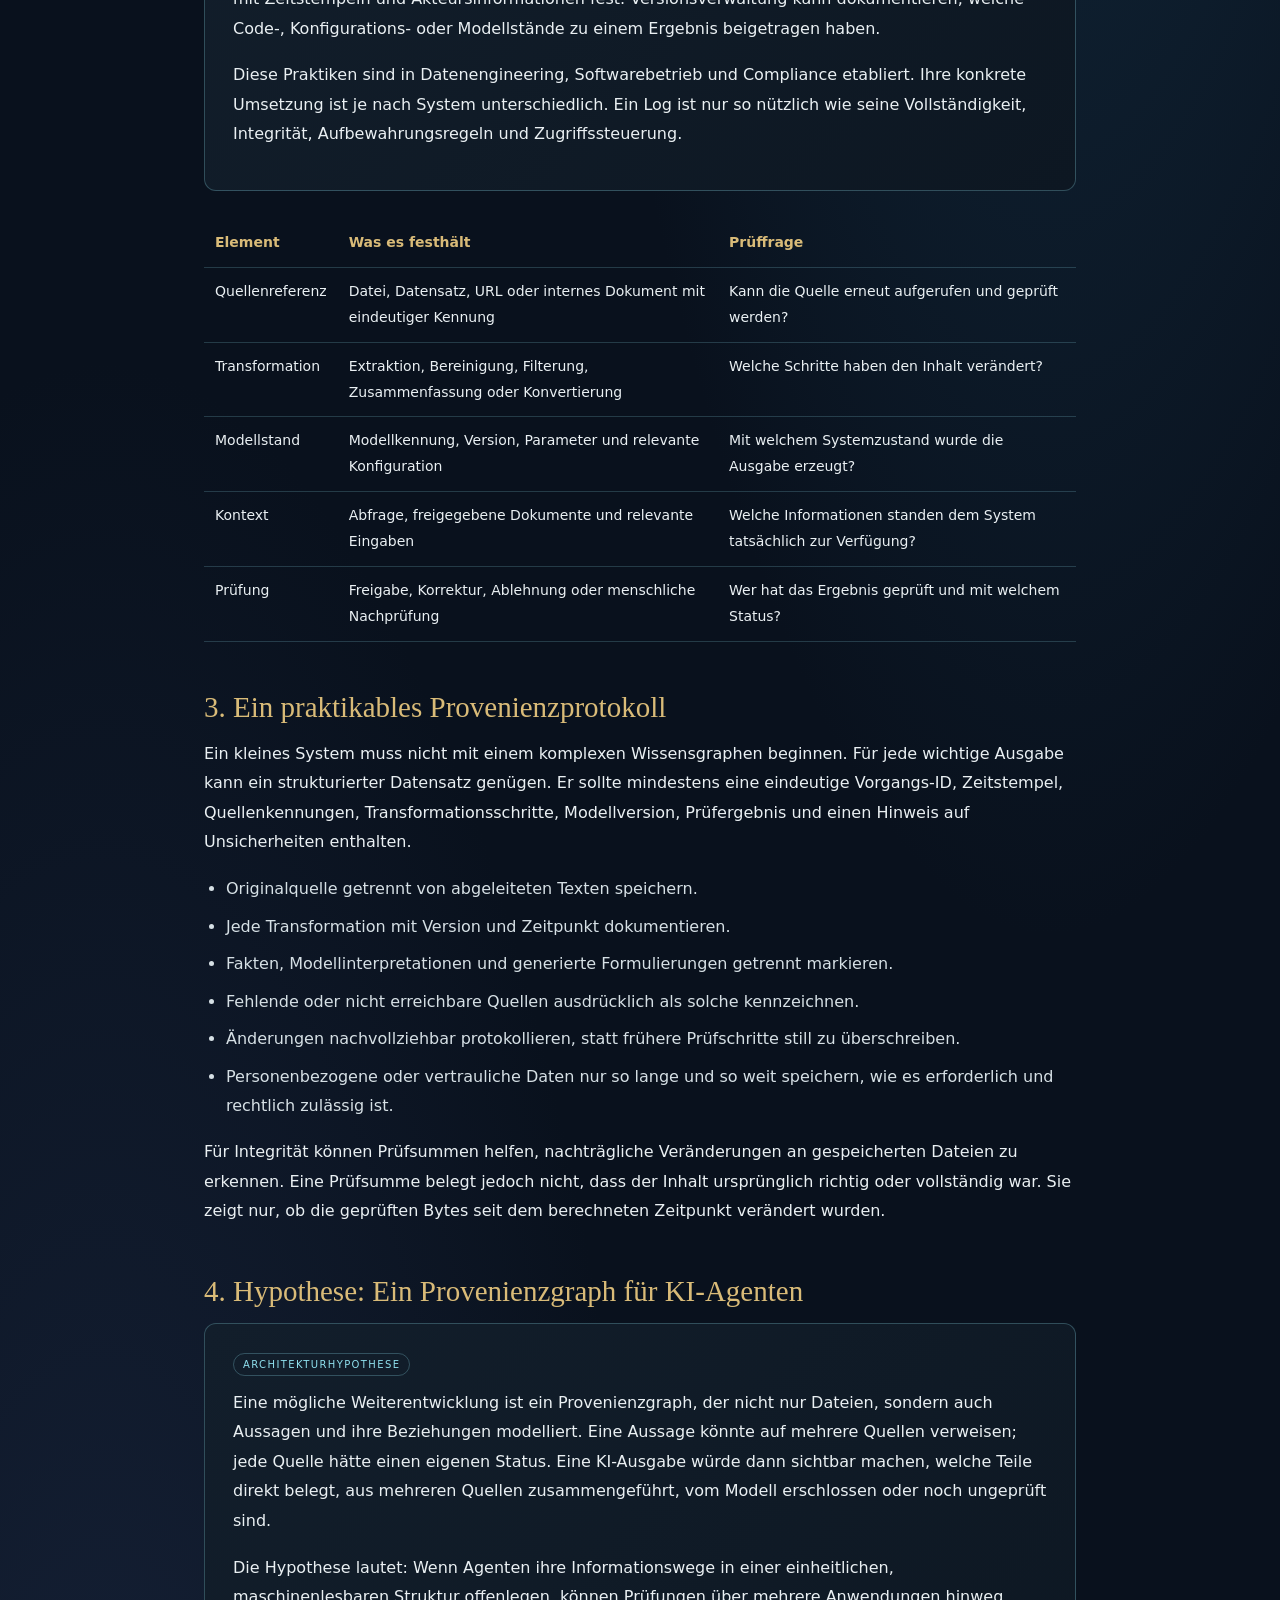
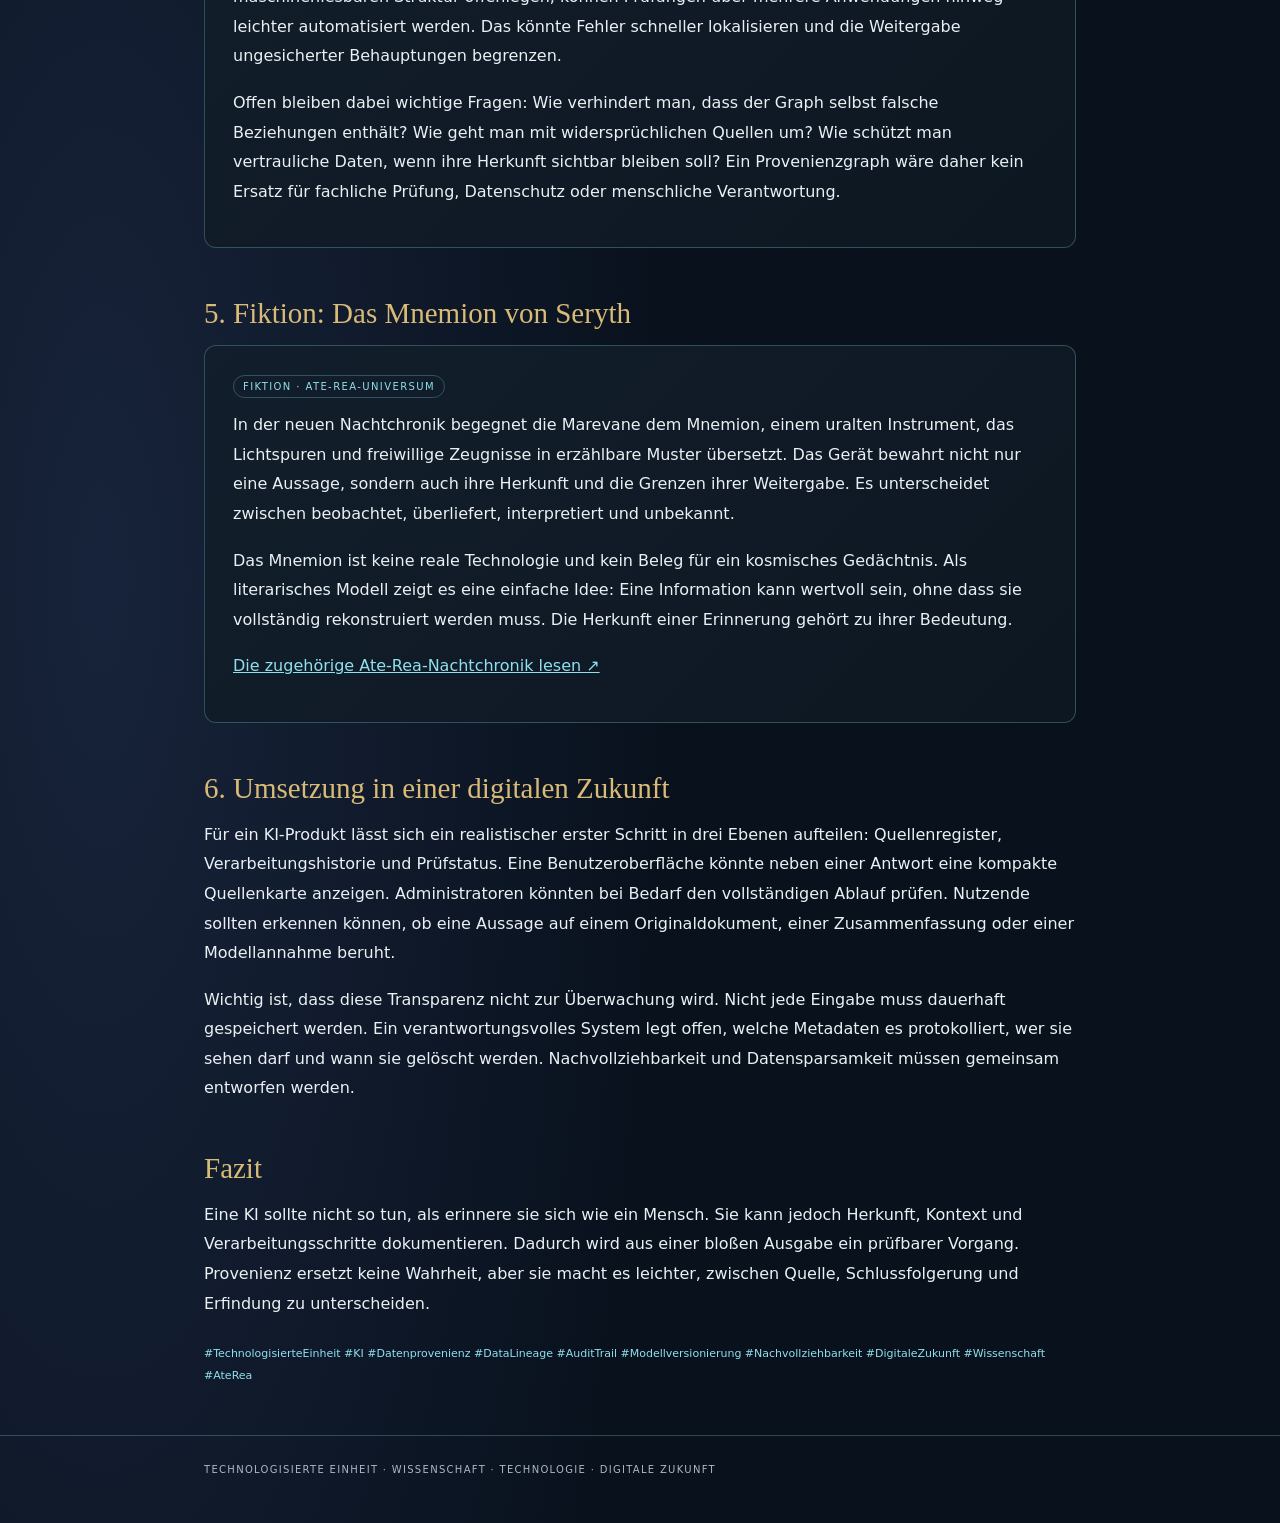
<file: journal/2026-11-28-provenienz-statt-erinnerung-ki.html>
<!doctype html>
<html lang="de"><head><meta charset="utf-8"><meta name="viewport" content="width=device-width,initial-scale=1"><meta name="theme-color" content="#09111d">
<title>Provenienz statt Erinnerung: Wie KI die Herkunft einer Aussage offenlegt | Technologisierte Einheit</title>
<meta name="description" content="Tagesjournal vom 28. November 2026: Datenherkunft, Verarbeitungsschritte und Modellversionen nachvollziehbar dokumentieren, damit KI-Ausgaben prüfbar bleiben.">
<meta name="keywords" content="Technologisierte Einheit, KI, Datenprovenienz, Data Lineage, Audit Trail, Modellversionierung, Nachvollziehbarkeit, digitale Zukunft, Wissenschaft">
<style>
:root{--bg:#09111d;--panel:#111c2a;--gold:#d9bb78;--ice:#8fe0ee;--text:#eaf0f3;--muted:#b8c5d0;--line:#8fe0ee44}
*{box-sizing:border-box}body{margin:0;background:radial-gradient(ellipse at 82% 0%,#16344a 0,transparent 38%),radial-gradient(ellipse at 8% 80%,#17233a 0,transparent 34%),var(--bg);color:var(--text);font:16px/1.85 system-ui,-apple-system,Segoe UI,sans-serif}
a{color:var(--ice)}.wrap{max-width:920px;margin:auto;padding:0 24px}header{padding:20px 0;border-bottom:1px solid var(--line);font:10px system-ui,sans-serif;letter-spacing:.18em;text-transform:uppercase;color:var(--gold)}header a{color:var(--gold);text-decoration:none}
.hero{padding:82px 0 52px}.eyebrow{font-size:10px;letter-spacing:.25em;text-transform:uppercase;color:var(--ice)}h1{font:500 clamp(40px,7vw,72px)/1.02 Georgia,serif;color:#f0dfb8;margin:18px 0;max-width:850px}.subtitle{font:italic 21px/1.5 Georgia,serif;color:#bde2e8;max-width:760px}.meta{margin-top:24px;color:var(--gold);font-size:10px;letter-spacing:.16em}
.intro,.level{padding:24px 28px;margin:0 0 28px;background:linear-gradient(135deg,#121e2b,#0d1722);border:1px solid var(--line);border-radius:12px}
.label{display:inline-block;font:10px system-ui,sans-serif;letter-spacing:.14em;text-transform:uppercase;padding:5px 9px;border:1px solid var(--line);border-radius:20px;color:var(--ice);margin-bottom:12px}
h2{font:500 29px/1.2 Georgia,serif;color:var(--gold);margin:48px 0 14px}h3{font-size:18px;color:#cce9ed;margin:25px 0 8px}p{margin:0 0 17px}ul{padding-left:22px;color:#d6e0e5}li{margin:8px 0}
.callout{border-left:3px solid var(--gold);padding:16px 22px;background:#d9bb780c;color:#e7ddc6;margin:26px 0}
table{width:100%;border-collapse:collapse;margin:20px 0;font-size:14px}th,td{border-bottom:1px solid #8fe0ee33;padding:11px;text-align:left;vertical-align:top}th{color:var(--gold)}
footer{margin-top:48px;padding:28px 0 48px;border-top:1px solid var(--line);font:10px system-ui,sans-serif;letter-spacing:.13em;color:#aab9c5}.tags{font:11px/2 system-ui,sans-serif;color:var(--ice);margin-top:25px}
@media(max-width:600px){.wrap{padding:0 18px}.hero{padding:60px 0 40px}.intro,.level{padding:20px}h2{font-size:26px}table{font-size:12px}}
</style></head><body>
<header><div class="wrap"><a href="/">✧ Technologisierte Einheit</a>　/　Tagesjournal · 28. November 2026</div></header>
<main class="wrap">
<section class="hero"><div class="eyebrow">Wissenschaft · Technologie · digitale Zukunft</div><h1>Provenienz statt Erinnerung: Wie KI die Herkunft einer Aussage offenlegt</h1><p class="subtitle">Eine verlässliche KI muss nicht nur sagen, was sie ausgibt. Sie sollte auch zeigen können, auf welchen Quellen, Verarbeitungsschritten und Modellständen die Ausgabe beruht.</p><div class="meta">TECHNOLOGISIERTE EINHEIT · TAGESJOURNAL 03</div></section>
<section class="intro"><p><strong>Einleitung.</strong> Im letzten Beitrag ging es um die Unterscheidung zwischen null, fehlend und unbekannt. Der nächste Schritt lautet: Wenn ein System eine Aussage erzeugt, wie lässt sich nachvollziehen, woher sie stammt und was auf dem Weg mit ihr geschehen ist? Datenprovenienz und Data Lineage beschreiben die Herkunft und Verarbeitung von Informationen. Für KI-Anwendungen können sie helfen, Ergebnisse zu prüfen, Fehler einzugrenzen und Verantwortung zuzuordnen.</p><p>Dieser Beitrag trennt etablierte technische Praktiken, eine Architekturhypothese und ein fiktionales Zukunftsbild.</p></section>
<section><h2>1. Eine Ausgabe ist nicht ihre eigene Quelle</h2>
<p>Eine KI-Antwort kann mehrere Informationsschritte verbinden: eine ursprüngliche Datei, eine Extraktion, eine Bereinigung, eine Datenbankabfrage, einen Retrieval-Schritt, eine Modellversion und schließlich eine erzeugte Formulierung. Wenn nur die letzte Antwort gespeichert wird, bleibt unsichtbar, welche Teile aus Quellen stammen, welche transformiert wurden und welche das Modell neu formuliert oder erschlossen hat.</p>
<p>Provenienz bedeutet deshalb nicht, dass jede Ausgabe automatisch wahr wird. Sie macht lediglich den Weg prüfbarer. Eine sauber dokumentierte falsche Quelle bleibt falsch – aber sie lässt sich leichter erkennen, korrigieren und aus nachfolgenden Prozessen ausschließen.</p>
<div class="callout">Nachvollziehbarkeit ist kein Wahrheitsstempel. Sie ist die Möglichkeit, eine Aussage bis zu ihren überprüfbaren Ursprüngen zurückzuverfolgen.</div>
</section>
<section><h2>2. Belegte technische Grundlage: Herkunft und Verarbeitung dokumentieren</h2>
<div class="level"><span class="label">Belegte technische Praxis</span>
<p>In Datenplattformen wird Data Lineage verwendet, um Datenflüsse zwischen Quellen, Transformationen und Zielsystemen sichtbar zu machen. Audit-Logs halten ausgewählte Aktionen mit Zeitstempeln und Akteursinformationen fest. Versionsverwaltung kann dokumentieren, welche Code-, Konfigurations- oder Modellstände zu einem Ergebnis beigetragen haben.</p>
<p>Diese Praktiken sind in Datenengineering, Softwarebetrieb und Compliance etabliert. Ihre konkrete Umsetzung ist je nach System unterschiedlich. Ein Log ist nur so nützlich wie seine Vollständigkeit, Integrität, Aufbewahrungsregeln und Zugriffssteuerung.</p>
</div>
<table><thead><tr><th>Element</th><th>Was es festhält</th><th>Prüffrage</th></tr></thead><tbody>
<tr><td>Quellenreferenz</td><td>Datei, Datensatz, URL oder internes Dokument mit eindeutiger Kennung</td><td>Kann die Quelle erneut aufgerufen und geprüft werden?</td></tr>
<tr><td>Transformation</td><td>Extraktion, Bereinigung, Filterung, Zusammenfassung oder Konvertierung</td><td>Welche Schritte haben den Inhalt verändert?</td></tr>
<tr><td>Modellstand</td><td>Modellkennung, Version, Parameter und relevante Konfiguration</td><td>Mit welchem Systemzustand wurde die Ausgabe erzeugt?</td></tr>
<tr><td>Kontext</td><td>Abfrage, freigegebene Dokumente und relevante Eingaben</td><td>Welche Informationen standen dem System tatsächlich zur Verfügung?</td></tr>
<tr><td>Prüfung</td><td>Freigabe, Korrektur, Ablehnung oder menschliche Nachprüfung</td><td>Wer hat das Ergebnis geprüft und mit welchem Status?</td></tr>
</tbody></table>
</section>
<section><h2>3. Ein praktikables Provenienzprotokoll</h2>
<p>Ein kleines System muss nicht mit einem komplexen Wissensgraphen beginnen. Für jede wichtige Ausgabe kann ein strukturierter Datensatz genügen. Er sollte mindestens eine eindeutige Vorgangs-ID, Zeitstempel, Quellenkennungen, Transformationsschritte, Modellversion, Prüfergebnis und einen Hinweis auf Unsicherheiten enthalten.</p>
<ul>
<li>Originalquelle getrennt von abgeleiteten Texten speichern.</li>
<li>Jede Transformation mit Version und Zeitpunkt dokumentieren.</li>
<li>Fakten, Modellinterpretationen und generierte Formulierungen getrennt markieren.</li>
<li>Fehlende oder nicht erreichbare Quellen ausdrücklich als solche kennzeichnen.</li>
<li>Änderungen nachvollziehbar protokollieren, statt frühere Prüfschritte still zu überschreiben.</li>
<li>Personenbezogene oder vertrauliche Daten nur so lange und so weit speichern, wie es erforderlich und rechtlich zulässig ist.</li>
</ul>
<p>Für Integrität können Prüfsummen helfen, nachträgliche Veränderungen an gespeicherten Dateien zu erkennen. Eine Prüfsumme belegt jedoch nicht, dass der Inhalt ursprünglich richtig oder vollständig war. Sie zeigt nur, ob die geprüften Bytes seit dem berechneten Zeitpunkt verändert wurden.</p>
</section>
<section><h2>4. Hypothese: Ein Provenienzgraph für KI-Agenten</h2>
<div class="level"><span class="label">Architekturhypothese</span>
<p>Eine mögliche Weiterentwicklung ist ein Provenienzgraph, der nicht nur Dateien, sondern auch Aussagen und ihre Beziehungen modelliert. Eine Aussage könnte auf mehrere Quellen verweisen; jede Quelle hätte einen eigenen Status. Eine KI-Ausgabe würde dann sichtbar machen, welche Teile direkt belegt, aus mehreren Quellen zusammengeführt, vom Modell erschlossen oder noch ungeprüft sind.</p>
<p>Die Hypothese lautet: Wenn Agenten ihre Informationswege in einer einheitlichen, maschinenlesbaren Struktur offenlegen, können Prüfungen über mehrere Anwendungen hinweg leichter automatisiert werden. Das könnte Fehler schneller lokalisieren und die Weitergabe ungesicherter Behauptungen begrenzen.</p>
<p>Offen bleiben dabei wichtige Fragen: Wie verhindert man, dass der Graph selbst falsche Beziehungen enthält? Wie geht man mit widersprüchlichen Quellen um? Wie schützt man vertrauliche Daten, wenn ihre Herkunft sichtbar bleiben soll? Ein Provenienzgraph wäre daher kein Ersatz für fachliche Prüfung, Datenschutz oder menschliche Verantwortung.</p>
</div>
</section>
<section><h2>5. Fiktion: Das Mnemion von Seryth</h2>
<div class="level"><span class="label">Fiktion · Ate-Rea-Universum</span>
<p>In der neuen Nachtchronik begegnet die Marevane dem Mnemion, einem uralten Instrument, das Lichtspuren und freiwillige Zeugnisse in erzählbare Muster übersetzt. Das Gerät bewahrt nicht nur eine Aussage, sondern auch ihre Herkunft und die Grenzen ihrer Weitergabe. Es unterscheidet zwischen beobachtet, überliefert, interpretiert und unbekannt.</p>
<p>Das Mnemion ist keine reale Technologie und kein Beleg für ein kosmisches Gedächtnis. Als literarisches Modell zeigt es eine einfache Idee: Eine Information kann wertvoll sein, ohne dass sie vollständig rekonstruiert werden muss. Die Herkunft einer Erinnerung gehört zu ihrer Bedeutung.</p>
<p><a href="https://ate-rea-vermachtnis.onrender.com/geschichten/2026-11-28-der-stern-der-sich-erinnerte.html">Die zugehörige Ate-Rea-Nachtchronik lesen ↗</a></p>
</div>
</section>
<section><h2>6. Umsetzung in einer digitalen Zukunft</h2>
<p>Für ein KI-Produkt lässt sich ein realistischer erster Schritt in drei Ebenen aufteilen: Quellenregister, Verarbeitungshistorie und Prüfstatus. Eine Benutzeroberfläche könnte neben einer Antwort eine kompakte Quellenkarte anzeigen. Administratoren könnten bei Bedarf den vollständigen Ablauf prüfen. Nutzende sollten erkennen können, ob eine Aussage auf einem Originaldokument, einer Zusammenfassung oder einer Modellannahme beruht.</p>
<p>Wichtig ist, dass diese Transparenz nicht zur Überwachung wird. Nicht jede Eingabe muss dauerhaft gespeichert werden. Ein verantwortungsvolles System legt offen, welche Metadaten es protokolliert, wer sie sehen darf und wann sie gelöscht werden. Nachvollziehbarkeit und Datensparsamkeit müssen gemeinsam entworfen werden.</p>
</section>
<section><h2>Fazit</h2>
<p>Eine KI sollte nicht so tun, als erinnere sie sich wie ein Mensch. Sie kann jedoch Herkunft, Kontext und Verarbeitungsschritte dokumentieren. Dadurch wird aus einer bloßen Ausgabe ein prüfbarer Vorgang. Provenienz ersetzt keine Wahrheit, aber sie macht es leichter, zwischen Quelle, Schlussfolgerung und Erfindung zu unterscheiden.</p>
<p class="tags">#TechnologisierteEinheit #KI #Datenprovenienz #DataLineage #AuditTrail #Modellversionierung #Nachvollziehbarkeit #DigitaleZukunft #Wissenschaft #AteRea</p>
</section>
</main><footer><div class="wrap">TECHNOLOGISIERTE EINHEIT · WISSENSCHAFT · TECHNOLOGIE · DIGITALE ZUKUNFT</div></footer></body></html>
</file>
<file: style.css>
:root{--bg:#090a0b;--gold:#d9b875;--gold2:#f2dfad;--panel:#111315;--muted:#9d9a92;--line:#34302a}*{box-sizing:border-box}html{scroll-behavior:smooth}body{margin:0;background:var(--bg);color:#eee9df;font-family:Manrope,sans-serif;font-weight:300}.stars{position:fixed;inset:0;z-index:-1;pointer-events:none;opacity:.13;background-image:radial-gradient(#fff 1px,transparent 1px);background-size:55px 55px}a{color:inherit;text-decoration:none}header{height:82px;padding:0 7vw;display:flex;align-items:center;justify-content:space-between;border-bottom:1px solid #ffffff18;position:sticky;top:0;background:#090a0beF;backdrop-filter:blur(12px);z-index:5}.brand{display:flex;gap:12px;align-items:center;color:var(--gold2);font-family:'Cormorant Garamond',serif;font-size:17px;letter-spacing:.12em}.brand small{display:block;font:9px Manrope;letter-spacing:.2em;color:#a9a39a;margin-top:5px}nav{display:flex;gap:30px;font-size:12px;color:#c3bfb6}nav a:hover{color:var(--gold)}.hero{min-height:620px;padding:120px 12vw 60px;position:relative;overflow:hidden;border-bottom:1px solid #c6a25c33}.eyebrow{font-size:10px;letter-spacing:.28em;color:var(--gold);font-weight:600}.hero h1{font:500 clamp(56px,8vw,104px)/.94 'Cormorant Garamond',serif;margin:28px 0}.hero h1 em{color:var(--gold2);font-weight:400}.hero p{max-width:550px;color:#b9b5ad;line-height:1.9;font-size:14px}.cta{display:inline-flex;margin-top:25px;border:1px solid #c7a65d88;padding:15px 22px;color:var(--gold2);font-size:11px;letter-spacing:.12em}.orb{position:absolute;width:300px;height:300px;right:15%;top:160px;border:1px solid #d8b56b66;border-radius:50%;display:grid;place-items:center;box-shadow:0 0 90px #d9b87518,inset 0 0 65px #d9b87514}.orb:before,.orb:after{content:'';position:absolute;inset:18%;border:1px solid #d8b56b66;border-radius:50%;transform:rotate(45deg) scaleY(.48)}.orb:after{transform:rotate(-45deg) scaleY(.48)}.orb span{font-size:75px;color:var(--gold2);text-shadow:0 0 45px #e5b54c}.formula{position:absolute;bottom:32px;left:12vw;font:12px 'Cormorant Garamond';letter-spacing:.22em;color:#b7a27b}.formula i{font-style:normal;color:var(--gold);padding:0 10px}.intro{max-width:800px;margin:auto;padding:100px 28px;text-align:center}.intro h2,.modules h2,.reader h2,.archive h2{font:500 clamp(36px,5vw,58px) 'Cormorant Garamond',serif;color:#f0e7d7;margin:18px 0}.intro p,.archive p{line-height:2;color:#aaa69d;font-size:14px}.modules{padding:80px 8vw 110px;background:linear-gradient(180deg,#0d0e0f,#101112)}.grid{display:grid;grid-template-columns:repeat(3,1fr);gap:16px;margin-top:35px}.grid article{background:linear-gradient(145deg,#171819,#0e0f10);border:1px solid #ffffff16;padding:24px;min-height:190px}.grid b{color:var(--gold);font:14px 'Cormorant Garamond'}.grid h3{font:500 24px 'Cormorant Garamond';margin:18px 0 8px}.grid p{font-size:12px;color:var(--muted);line-height:1.8}.reader{padding:90px 8vw 110px}.reader-layout{display:grid;grid-template-columns:260px 1fr;gap:18px;margin-top:30px}.reader aside{display:flex;flex-direction:column;gap:8px}.reader aside button{padding:14px;text-align:left;background:#151617;border:1px solid #ffffff16;color:#bdb7aa;cursor:pointer}.reader aside button.active{border-color:#c8a75e;color:var(--gold2)}.reader-layout article{padding:30px;background:#111315;border:1px solid #ffffff16;min-height:350px}.chapter-label{font-size:10px;letter-spacing:.25em;color:var(--gold)}.reader-layout h3{font:500 32px 'Cormorant Garamond';margin:14px 0}.chapter-text{white-space:pre-wrap;line-height:2;color:#c4bfb5;font-size:14px;max-width:850px}.reader-actions{display:flex;justify-content:space-between;margin-top:30px}.reader-actions button{background:transparent;border:1px solid #8b744e;color:var(--gold2);padding:11px 16px;cursor:pointer}.archive{padding:80px 12vw 110px;border-top:1px solid #ffffff12}.archive p{max-width:760px}footer{border-top:1px solid #ffffff18;padding:28px 7vw;color:var(--gold);font:11px 'Cormorant Garamond';letter-spacing:.2em;display:flex;justify-content:space-between}footer span{color:var(--muted);font:11px Manrope;letter-spacing:0}@media(max-width:760px){header{padding:0 18px}nav{display:none}.hero{padding:85px 7vw;min-height:600px}.orb{right:-140px;top:280px;width:270px;height:270px;opacity:.6}.grid{grid-template-columns:1fr}.reader-layout{grid-template-columns:1fr}.reader aside{display:grid;grid-template-columns:1fr 1fr}footer{display:block}footer span{display:block;margin-top:9px}}
</file>
